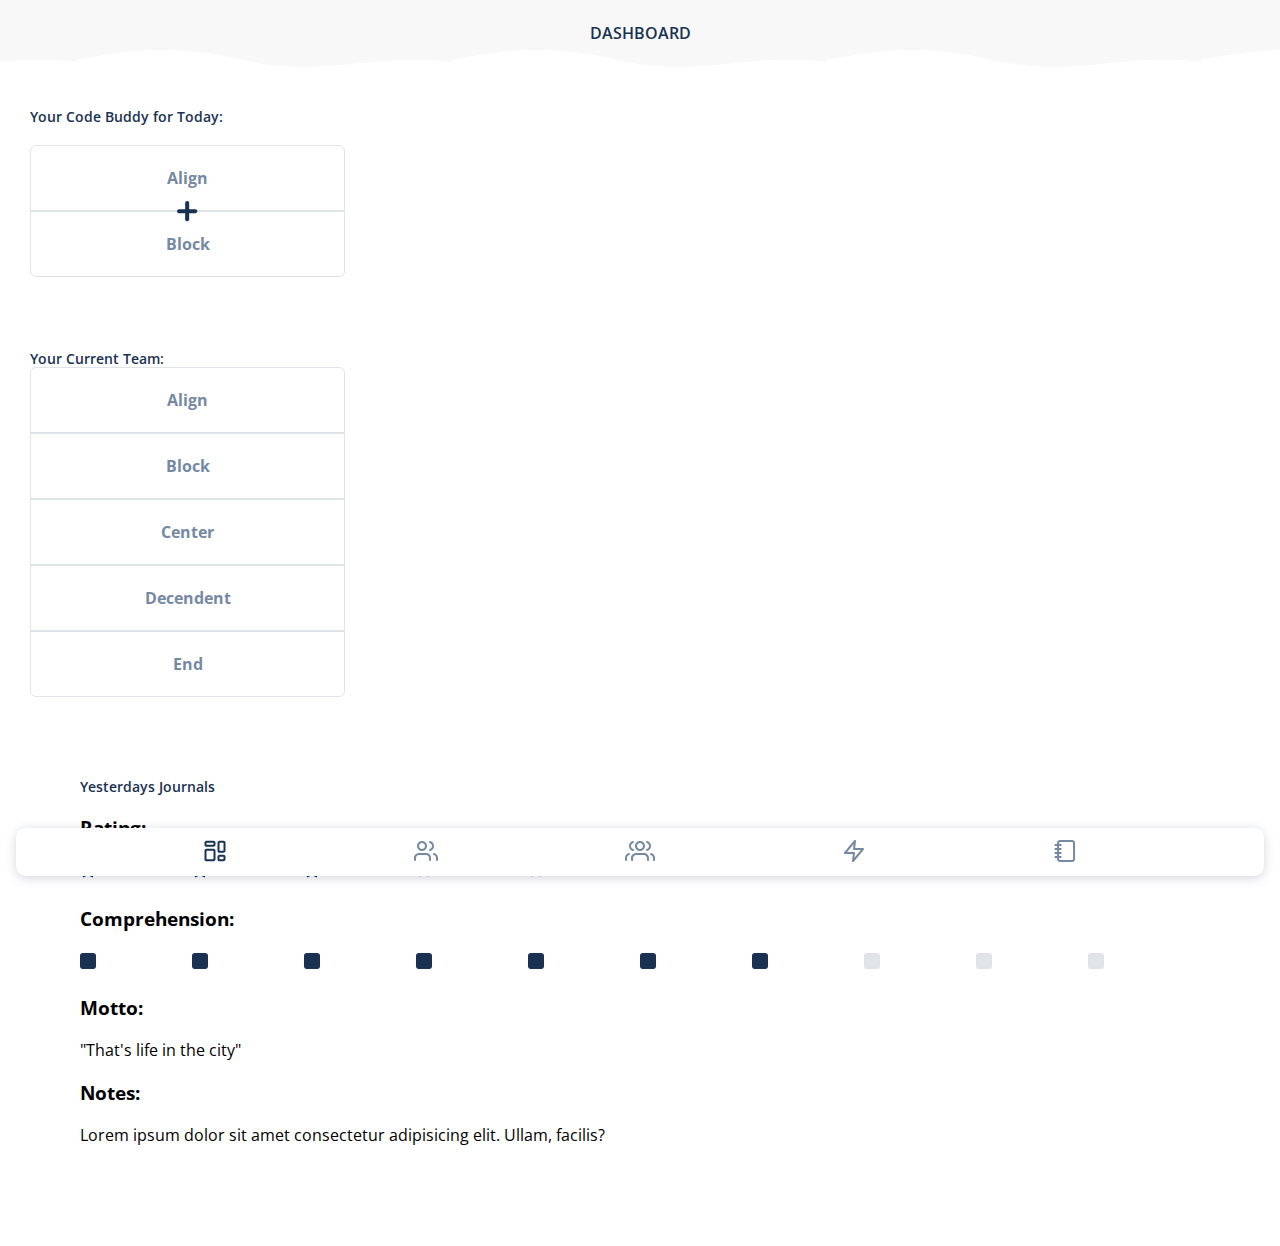
<file: src/index.html>
<!DOCTYPE html>
<html lang="en">
  <head>
    <meta charset="UTF-8" />
    <meta http-equiv="X-UA-Compatible" content="IE=edge" />
    <meta name="viewport" content="width=device-width, initial-scale=1.0" />

    <link rel="preconnect" href="https://fonts.googleapis.com" />
    <link rel="preconnect" href="https://fonts.gstatic.com" crossorigin />
    <link
      href="https://fonts.googleapis.com/css2?family=Open+Sans:wght@400;600;700&display=swap"
      rel="stylesheet"
    />

    <link rel="stylesheet" href= "./css/styles.css"/>
    <title>Dashboard</title>
  </head>

  <body>
    <header>
      <h1>DASHBOARD</h1>
    </header>

    <main>
        <h2 class="dashboard__header">Your Code Buddy for Today:</h2>
        <section class="small-flexbox">
          <p class="members m1">Align</p>
          <svg
            class="small-flexbox__plus"
            width="21"
            height="21"
            viewBox="0 0 21 21"
            fill="none"
            xmlns="http://www.w3.org/2000/svg"
          >
            <path
              d="M10.1667 0C11.221 0 12.0848 0.815878 12.1612 1.85074L12.1667 2V8.16567L18.3333 8.16667C19.4379 8.16667 20.3333 9.0621 20.3333 10.1667C20.3333 11.221 19.5175 12.0848 18.4826 12.1612L18.3333 12.1667L12.1667 12.1657V18.3333C12.1667 19.4379 11.2712 20.3333 10.1667 20.3333C9.1123 20.3333 8.2485 19.5175 8.17215 18.4826L8.16667 18.3333V12.1657L2 12.1667C0.89543 12.1667 0 11.2712 0 10.1667C0 9.1123 0.815878 8.2485 1.85074 8.17215L2 8.16667L8.16667 8.16567V2C8.16667 0.89543 9.0621 0 10.1667 0Z"
              fill="#193251"
            />
          </svg>
          <p class="members m5">Block</p>
        </section>

<section class="large-flexbox">
  <h2 class="large-flexbox__header">Your Current Team:</h2>
  <p class="members m1">Align</p>
  <p class="members m2">Block</p>
  <p class="members m3">Center</p>
  <p class="members m4">Decendent</p>
  <p class="members m5">End</p>
</section>
<article class="rating__block--content">
  <h2>Yesterdays Journals</h2>
  <h3>Rating:</h3>
  <div class="rating__block--grid">
    <div>
      <svg
        width="1em"
        height="24"
        viewBox="0 0 25 24"
        fill="none"
        xmlns="http://www.w3.org/2000/svg"
      >
        <path
          fill-rule="evenodd"
          clip-rule="evenodd"
          d="M8.23458 7.2288L0.825543 8.30177L0.71598 8.32379C0.00767595 8.50741 -0.252463 9.41029 0.291856 9.93924L5.65288 15.1498L4.38762 22.5059L4.37507 22.6116C4.32751 23.3425 5.11049 23.8714 5.78483 23.5179L12.4119 20.0448L19.039 23.5179L19.136 23.5625C19.8185 23.8334 20.565 23.2545 20.4362 22.5059L19.17 15.1498L24.532 9.93924L24.6076 9.85723C25.0724 9.29362 24.7505 8.41074 23.9983 8.30177L16.5883 7.2288L13.2754 0.535137C12.9222 -0.178379 11.9016 -0.178379 11.5484 0.535137L8.23458 7.2288Z"
          fill="#193251"
        />
      </svg>
    </div>
    <div>
      <svg
        width="1em"
        height="24"
        viewBox="0 0 25 24"
        fill="none"
        xmlns="http://www.w3.org/2000/svg"
      >
        <path
          fill-rule="evenodd"
          clip-rule="evenodd"
          d="M8.23458 7.2288L0.825543 8.30177L0.71598 8.32379C0.00767595 8.50741 -0.252463 9.41029 0.291856 9.93924L5.65288 15.1498L4.38762 22.5059L4.37507 22.6116C4.32751 23.3425 5.11049 23.8714 5.78483 23.5179L12.4119 20.0448L19.039 23.5179L19.136 23.5625C19.8185 23.8334 20.565 23.2545 20.4362 22.5059L19.17 15.1498L24.532 9.93924L24.6076 9.85723C25.0724 9.29362 24.7505 8.41074 23.9983 8.30177L16.5883 7.2288L13.2754 0.535137C12.9222 -0.178379 11.9016 -0.178379 11.5484 0.535137L8.23458 7.2288Z"
          fill="#193251"
        />
      </svg>
    </div>
    <div>
      <svg
        width="1em"
        height="24"
        viewBox="0 0 25 24"
        fill="none"
        xmlns="http://www.w3.org/2000/svg"
      >
        <path
          fill-rule="evenodd"
          clip-rule="evenodd"
          d="M8.23458 7.2288L0.825543 8.30177L0.71598 8.32379C0.00767595 8.50741 -0.252463 9.41029 0.291856 9.93924L5.65288 15.1498L4.38762 22.5059L4.37507 22.6116C4.32751 23.3425 5.11049 23.8714 5.78483 23.5179L12.4119 20.0448L19.039 23.5179L19.136 23.5625C19.8185 23.8334 20.565 23.2545 20.4362 22.5059L19.17 15.1498L24.532 9.93924L24.6076 9.85723C25.0724 9.29362 24.7505 8.41074 23.9983 8.30177L16.5883 7.2288L13.2754 0.535137C12.9222 -0.178379 11.9016 -0.178379 11.5484 0.535137L8.23458 7.2288Z"
          fill="#193251"
        />
      </svg>
    </div>
    <div>
      <svg
        width="1em"
        height="24"
        viewBox="0 0 25 24"
        fill="none"
        xmlns="http://www.w3.org/2000/svg"
      >
        <path
          fill-rule="evenodd"
          clip-rule="evenodd"
          d="M8.23458 7.2288L0.825543 8.30177L0.71598 8.32379C0.00767595 8.50741 -0.252463 9.41029 0.291856 9.93924L5.65288 15.1498L4.38762 22.5059L4.37507 22.6116C4.32751 23.3425 5.11049 23.8714 5.78483 23.5179L12.4119 20.0448L19.039 23.5179L19.136 23.5625C19.8185 23.8334 20.565 23.2545 20.4362 22.5059L19.17 15.1498L24.532 9.93924L24.6076 9.85723C25.0724 9.29362 24.7505 8.41074 23.9983 8.30177L16.5883 7.2288L13.2754 0.535137C12.9222 -0.178379 11.9016 -0.178379 11.5484 0.535137L8.23458 7.2288Z"
          fill="#E0E4E8"
        />
      </svg>
    </div>
    <div>
      <svg
        width="1em"
        height="24"
        viewBox="0 0 25 24"
        fill="none"
        xmlns="http://www.w3.org/2000/svg"
      >
        <path
          fill-rule="evenodd"
          clip-rule="evenodd"
          d="M8.23458 7.2288L0.825543 8.30177L0.71598 8.32379C0.00767595 8.50741 -0.252463 9.41029 0.291856 9.93924L5.65288 15.1498L4.38762 22.5059L4.37507 22.6116C4.32751 23.3425 5.11049 23.8714 5.78483 23.5179L12.4119 20.0448L19.039 23.5179L19.136 23.5625C19.8185 23.8334 20.565 23.2545 20.4362 22.5059L19.17 15.1498L24.532 9.93924L24.6076 9.85723C25.0724 9.29362 24.7505 8.41074 23.9983 8.30177L16.5883 7.2288L13.2754 0.535137C12.9222 -0.178379 11.9016 -0.178379 11.5484 0.535137L8.23458 7.2288Z"
          fill="#E0E4E8"
        />
      </svg>
    </div>
  </div>
  <h3>Comprehension:</h3>
  <div class="rating__block--grid">
    <div>
      <svg
        width="1em"
        height="22"
        viewBox="0 0 22 22"
        fill="none"
        xmlns="http://www.w3.org/2000/svg"
      >
        <rect
          y="22"
          width="22"
          height="22"
          rx="4"
          transform="rotate(-90 0 22)"
          fill="#193251"
        />
      </svg>
    </div>
    <div>
      <svg
        width="1em"
        height="22"
        viewBox="0 0 22 22"
        fill="none"
        xmlns="http://www.w3.org/2000/svg"
      >
        <rect
          y="22"
          width="22"
          height="22"
          rx="4"
          transform="rotate(-90 0 22)"
          fill="#193251"
        />
      </svg>
    </div>
    <div>
      <svg
        width="1em"
        height="22"
        viewBox="0 0 22 22"
        fill="none"
        xmlns="http://www.w3.org/2000/svg"
      >
        <rect
          y="22"
          width="22"
          height="22"
          rx="4"
          transform="rotate(-90 0 22)"
          fill="#193251"
        />
      </svg>
    </div>
    <div>
      <svg
        width="1em"
        height="22"
        viewBox="0 0 22 22"
        fill="none"
        xmlns="http://www.w3.org/2000/svg"
      >
        <rect
          y="22"
          width="22"
          height="22"
          rx="4"
          transform="rotate(-90 0 22)"
          fill="#193251"
        />
      </svg>
    </div>
    <div>
      <svg
        width="1em"
        height="22"
        viewBox="0 0 22 22"
        fill="none"
        xmlns="http://www.w3.org/2000/svg"
      >
        <rect
          y="22"
          width="22"
          height="22"
          rx="4"
          transform="rotate(-90 0 22)"
          fill="#193251"
        />
      </svg>
    </div>
    <div>
      <svg
        width="1em"
        height="22"
        viewBox="0 0 22 22"
        fill="none"
        xmlns="http://www.w3.org/2000/svg"
      >
        <rect
          y="22"
          width="22"
          height="22"
          rx="4"
          transform="rotate(-90 0 22)"
          fill="#193251"
        />
      </svg>
    </div>
    <div>
      <svg
        width="1em"
        height="22"
        viewBox="0 0 22 22"
        fill="none"
        xmlns="http://www.w3.org/2000/svg"
      >
        <rect
          y="22"
          width="22"
          height="22"
          rx="4"
          transform="rotate(-90 0 22)"
          fill="#193251"
        />
      </svg>
    </div>
    <div>
      <svg
        width="1em"
        height="22"
        viewBox="0 0 22 22"
        fill="none"
        xmlns="http://www.w3.org/2000/svg"
      >
        <rect
          y="22"
          width="22"
          height="22"
          rx="4"
          transform="rotate(-90 0 22)"
          fill="#E0E4E8"
        />
      </svg>
    </div>
    <div>
      <svg
        width="1em"
        height="22"
        viewBox="0 0 22 22"
        fill="none"
        xmlns="http://www.w3.org/2000/svg"
      >
        <rect
          y="22"
          width="22"
          height="22"
          rx="4"
          transform="rotate(-90 0 22)"
          fill="#E0E4E8"
        />
      </svg>
    </div>
    <div>
      <svg
        width="1em"
        height="22"
        viewBox="0 0 22 22"
        fill="none"
        xmlns="http://www.w3.org/2000/svg"
      >
        <rect
          y="22"
          width="22"
          height="22"
          rx="4"
          transform="rotate(-90 0 22)"
          fill="#E0E4E8"
        />
      </svg>
    </div>
  </div>
  <h3>Motto:</h3>
  <p>"That's life in the city"</p>
  <h3>Notes:</h3>
  <p>
    Lorem ipsum dolor sit amet consectetur adipisicing elit. Ullam,
    facilis?
  </p>
</article>

    </main>

    <footer class="footer-index">
      <a href="/src/index.html" class="active">
        <svg
          class="active"
          width="24"
          height="24"
          viewBox="0 0 24 24"
          fill="none"
          xmlns="http://www.w3.org/2000/svg"
        >
          <path
            fill-rule="currentColor"
            d="M10.5 9.75C11.5544 9.75 12.4182 10.5659 12.4945 11.6007L12.5 11.75V20.25C12.5 21.3044 11.6841 22.1682 10.6493 22.2445L10.5 22.25H3.5C2.44564 22.25 1.58183 21.4341 1.50549 20.3993L1.5 20.25V11.75C1.5 10.6956 2.31588 9.83183 3.35074 9.75549L3.5 9.75H10.5ZM20.5 15.75C21.5544 15.75 22.4182 16.5659 22.4945 17.6007L22.5 17.75V20.25C22.5 21.3044 21.6841 22.1682 20.6493 22.2445L20.5 22.25H16.5C15.4456 22.25 14.5818 21.4341 14.5055 20.3993L14.5 20.25V17.75C14.5 16.6956 15.3159 15.8318 16.3507 15.7555L16.5 15.75H20.5ZM10.5 11.75H3.5V20.25H10.5V11.75ZM20.5 17.75H16.5V20.25H20.5V17.75ZM20.5 1.75C21.5544 1.75 22.4182 2.56588 22.4945 3.60074L22.5 3.75V11.75C22.5 12.8044 21.6841 13.6682 20.6493 13.7445L20.5 13.75H16.5C15.4456 13.75 14.5818 12.9341 14.5055 11.8993L14.5 11.75V3.75C14.5 2.69564 15.3159 1.83183 16.3507 1.75549L16.5 1.75H20.5ZM20.5 3.75H16.5V11.75H20.5V3.75ZM10.5 1.75C11.5544 1.75 12.4182 2.56588 12.4945 3.60074L12.5 3.75V5.75C12.5 6.80436 11.6841 7.66817 10.6493 7.74451L10.5 7.75H3.5C2.44564 7.75 1.58183 6.93412 1.50549 5.89926L1.5 5.75V3.75C1.5 2.69564 2.31588 1.83183 3.35074 1.75549L3.5 1.75H10.5ZM10.5 3.75H3.5V5.75H10.5V3.75Z"
          />
        </svg>
      </a>
      <a href="/src/buddys.html">
        <svg
          class="not-active"
          width="24"
          height="24"
          viewBox="0 0 24 24"
          fill="none"
          xmlns="http://www.w3.org/2000/svg"
        >
          <path
            d="M12 14.0002C14.6888 14.0002 16.8818 16.1226 16.9954 18.7834L17 19.0002V21.0002C17 21.5525 16.5523 22.0002 16 22.0002C15.4872 22.0002 15.0645 21.6142 15.0067 21.1169L15 21.0002V19.0002C15 17.4026 13.7511 16.0966 12.1763 16.0053L12 16.0002H5C3.40232 16.0002 2.09634 17.2492 2.00509 18.824L2 19.0002V21.0002C2 21.5525 1.55228 22.0002 1 22.0002C0.487164 22.0002 0.0644928 21.6142 0.00672773 21.1169L0 21.0002V19.0002C0 16.3115 2.12231 14.1184 4.78311 14.0049L5 14.0002H12ZM20.2552 14.0334C22.3885 14.5964 23.8951 16.508 23.9947 18.7255L24 18.956V21.0002C24 21.5525 23.5523 22.0002 23 22.0002C22.4872 22.0002 22.0645 21.6142 22.0067 21.1169L22 21.0002V18.9567C21.999 17.544 21.0679 16.3163 19.7448 15.9671C19.2108 15.8262 18.8922 15.2791 19.0331 14.7451C19.174 14.2111 19.7212 13.8924 20.2552 14.0334ZM8 2.00025C10.7614 2.00025 13 4.23882 13 7.00025C13 9.76167 10.7614 12.0002 8 12.0002C5.23858 12.0002 3 9.76167 3 7.00025C3 4.23882 5.23858 2.00025 8 2.00025ZM16.2562 2.03361C18.4649 2.61892 20 4.66566 20 7.00025C20 9.33483 18.4649 11.3816 16.2562 11.9669C15.7223 12.1084 15.1748 11.7903 15.0334 11.2564C14.8919 10.7225 15.21 10.1751 15.7439 10.0336C17.0657 9.68334 18 8.43755 18 7.00025C18 5.56294 17.0657 4.31715 15.7439 3.96688C15.21 3.82542 14.8919 3.27796 15.0334 2.7441C15.1748 2.21024 15.7223 1.89214 16.2562 2.03361ZM8 4.00025C6.34315 4.00025 5 5.34339 5 7.00025C5 8.6571 6.34315 10.0002 8 10.0002C9.65685 10.0002 11 8.6571 11 7.00025C11 5.34339 9.65685 4.00025 8 4.00025Z"
          />
        </svg>
      </a>
      <a href="/src/teams.html">
        <svg
          class="not-active"
          width="30"
          height="24"
          viewBox="0 0 30 24"
          fill="none"
          xmlns="http://www.w3.org/2000/svg"
        >
          <path
            d="M18.7059 14.0002C21.5528 14.0002 23.8749 16.1226 23.9951 18.7834L24 19.0002V21.0002C24 21.5525 23.5259 22.0002 22.9412 22.0002C22.3982 22.0002 21.9506 21.6142 21.8895 21.1169L21.8824 21.0002V19.0002C21.8824 17.4026 20.56 16.0966 18.8925 16.0053L18.7059 16.0002H11.2941C9.60246 16.0002 8.21965 17.2492 8.12304 18.824L8.11765 19.0002V21.0002C8.11765 21.5525 7.6436 22.0002 7.05882 22.0002C6.51582 22.0002 6.06829 21.6142 6.00712 21.1169L6 21.0002V19.0002C6 16.3115 8.24715 14.1184 11.0645 14.0049L11.2941 14.0002H18.7059ZM3.74482 14.0334C4.27882 13.8924 4.82596 14.2111 4.96689 14.7451C5.10783 15.2791 4.78918 15.8262 4.25518 15.9671C2.98959 16.3012 2.08273 17.4389 2.00536 18.7735L2 18.9567L2 21.0002L1.99327 21.1169C1.93551 21.6142 1.51284 22.0002 1 22.0002C0.487164 22.0002 0.0644928 21.6142 0.00672773 21.1169L0 21.0002V18.956L0.00525209 18.7255C0.104851 16.508 1.61151 14.5964 3.74482 14.0334ZM26.2554 14.0334C28.3887 14.5964 29.8954 16.508 29.995 18.7255L30.0002 18.956V21.0002C30.0002 21.5525 29.5525 22.0002 29.0002 22.0002C28.4874 22.0002 28.0647 21.6142 28.007 21.1169L28.0002 21.0002V18.9567C27.9992 17.544 27.0682 16.3163 25.7451 15.9671C25.2111 15.8262 24.8924 15.2791 25.0334 14.7451C25.1743 14.2111 25.7214 13.8924 26.2554 14.0334ZM15.0002 2.00025C17.7617 2.00025 20.0002 4.23882 20.0002 7.00025C20.0002 9.76167 17.7617 12.0002 15.0002 12.0002C12.2388 12.0002 10.0002 9.76167 10.0002 7.00025C10.0002 4.23882 12.2388 2.00025 15.0002 2.00025ZM7.74385 2.03361C8.27771 1.89214 8.82517 2.21024 8.96664 2.7441C9.1081 3.27796 8.79001 3.82542 8.25615 3.96688C6.93434 4.31715 6 5.56294 6 7.00025C6 8.43755 6.93434 9.68334 8.25615 10.0336C8.79001 10.1751 9.1081 10.7225 8.96664 11.2564C8.82517 11.7903 8.27771 12.1084 7.74385 11.9669C5.53506 11.3816 4 9.33483 4 7.00025C4 4.66566 5.53506 2.61892 7.74385 2.03361ZM22.2564 2.03361C24.4652 2.61892 26.0002 4.66566 26.0002 7.00025C26.0002 9.33483 24.4652 11.3816 22.2564 11.9669C21.7225 12.1084 21.1751 11.7903 21.0336 11.2564C20.8921 10.7225 21.2102 10.1751 21.7441 10.0336C23.0659 9.68334 24.0002 8.43755 24.0002 7.00025C24.0002 5.56294 23.0659 4.31715 21.7441 3.96688C21.2102 3.82542 20.8921 3.27796 21.0336 2.7441C21.1751 2.21024 21.7225 1.89214 22.2564 2.03361ZM15.0002 4.00025C13.3434 4.00025 12.0002 5.34339 12.0002 7.00025C12.0002 8.6571 13.3434 10.0002 15.0002 10.0002C16.6571 10.0002 18.0002 8.6571 18.0002 7.00025C18.0002 5.34339 16.6571 4.00025 15.0002 4.00025Z"
          />
        </svg>
      </a>
      <a href="/src/energy.html">
        <svg
          class="not-active"
          width="24"
          height="24"
          viewBox="0 0 24 24"
          fill="none"
          xmlns="http://www.w3.org/2000/svg"
        >
          <path
            d="M2.23369 13.3631L2.16585 13.4538C1.73382 14.1022 2.19261 15.0032 3.00191 15.0032H10.8679L10.0096 21.8792C9.88578 22.87 11.1309 23.4105 11.7701 22.6434L21.7701 10.6434L21.838 10.5526C22.27 9.90424 21.8112 9.00324 21.0019 9.00324H13.1349L13.9942 2.12727C14.118 1.13644 12.8729 0.59595 12.2337 1.36305L2.23369 13.3631ZM11.5859 5.26424L11.0096 9.8792L11.0018 9.99751C10.9977 10.544 11.4405 11.0032 12.0019 11.0032H18.8659L12.4169 18.7412L12.9942 14.1273L13.002 14.009C13.0061 13.4625 12.5633 13.0032 12.0019 13.0032H5.13691L11.5859 5.26424Z"
          />
        </svg>
      </a>
      <a href="/src/journal.html">
        <svg
          class="not-active"
          width="24"
          height="24"
          viewBox="0 0 24 24"
          fill="none"
          xmlns="http://www.w3.org/2000/svg"
        >
          <path
            d="M19.0714 1C20.6691 1 21.9751 2.24892 22.0663 3.82373L22.0714 4V20C22.0714 21.5977 20.8225 22.9037 19.2477 22.9949L19.0714 23H7.07143C5.47375 23 4.16777 21.7511 4.07652 20.1763L4.07143 20L4.071 19H2.5C1.94772 19 1.5 18.5523 1.5 18C1.5 17.4872 1.88604 17.0645 2.38338 17.0067L2.5 17H4.071V15H2.5C1.94772 15 1.5 14.5523 1.5 14C1.5 13.4872 1.88604 13.0645 2.38338 13.0067L2.5 13H4.071V11H2.5C1.94772 11 1.5 10.5523 1.5 10C1.5 9.48716 1.88604 9.06449 2.38338 9.00673L2.5 9H4.071V7H2.5C1.94772 7 1.5 6.55228 1.5 6C1.5 5.48716 1.88604 5.06449 2.38338 5.00673L2.5 5H4.071L4.07143 4C4.07143 2.40232 5.32035 1.09634 6.89516 1.00509L7.07143 1H19.0714ZM19.0714 3H7.07143C6.55859 3 6.13592 3.38604 6.07816 3.88338L6.07143 4L6.071 5H7.64286C8.19514 5 8.64286 5.44772 8.64286 6C8.64286 6.51284 8.25682 6.93551 7.75948 6.99327L7.64286 7H6.071V9H7.64286C8.19514 9 8.64286 9.44772 8.64286 10C8.64286 10.5128 8.25682 10.9355 7.75948 10.9933L7.64286 11H6.071V13H7.64286C8.19514 13 8.64286 13.4477 8.64286 14C8.64286 14.5128 8.25682 14.9355 7.75948 14.9933L7.64286 15H6.071V17H7.64286C8.19514 17 8.64286 17.4477 8.64286 18C8.64286 18.5128 8.25682 18.9355 7.75948 18.9933L7.64286 19H6.071L6.07143 20C6.07143 20.5128 6.45747 20.9355 6.95481 20.9933L7.07143 21H19.0714C19.5843 21 20.0069 20.614 20.0647 20.1166L20.0714 20V4C20.0714 3.48716 19.6854 3.06449 19.188 3.00673L19.0714 3Z"
          />
        </svg>
      </a>
    </footer>
  </body>
</html>
</file>
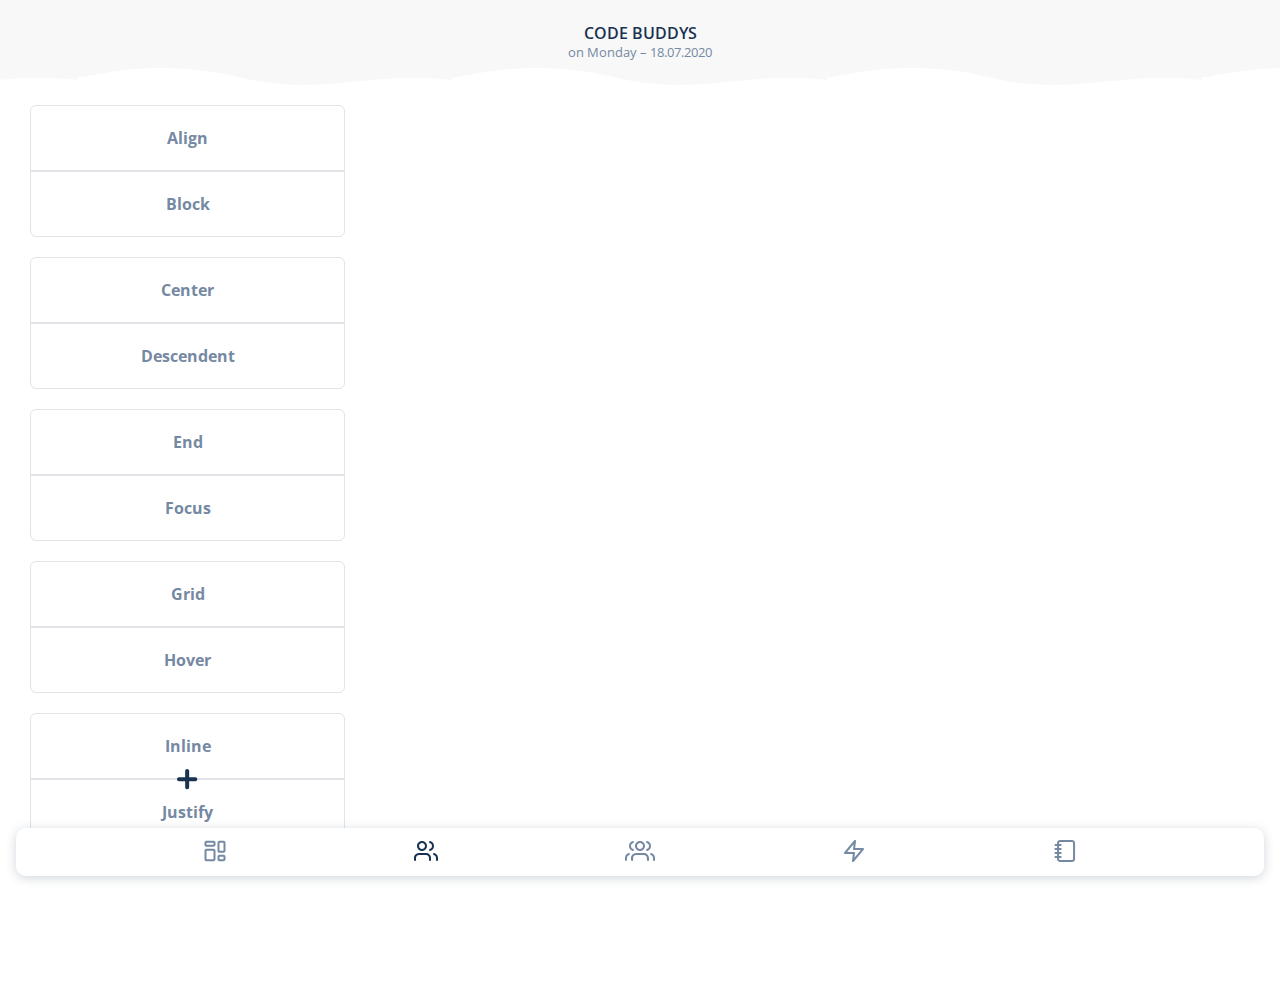
<file: src/buddys.html>
<!DOCTYPE html>
<html lang="en">
  <head>
    <meta charset="UTF-8" />
    <meta http-equiv="X-UA-Compatible" content="IE=edge" />
    <meta name="viewport" content="width=device-width, initial-scale=1.0" />

    <link rel="preconnect" href="https://fonts.googleapis.com" />
    <link rel="preconnect" href="https://fonts.gstatic.com" crossorigin />
    <link
      href="https://fonts.googleapis.com/css2?family=Open+Sans:wght@400;600;700&display=swap"
      rel="stylesheet"
    />

    <link rel="stylesheet" href="./css/styles.css" />
    <script src="./javascript/buddys.js" defer></script>
    <title>Buddys</title>
  </head>

  <body>
    <header>
      <h1>CODE BUDDYS</h1>
      <p class="header-label">on Monday – 18.07.2020</p>
    </header>
    <body>
      <main>
        <svg
          id="plusSign"
          class="small-flexbox__plus"
          width="21"
          height="21"
          viewBox="0 0 21 21"
          fill="none"
          xmlns="http://www.w3.org/2000/svg"
        >
          <path
            d="M10.1667 0C11.221 0 12.0848 0.815878 12.1612 1.85074L12.1667 2V8.16567L18.3333 8.16667C19.4379 8.16667 20.3333 9.0621 20.3333 10.1667C20.3333 11.221 19.5175 12.0848 18.4826 12.1612L18.3333 12.1667L12.1667 12.1657V18.3333C12.1667 19.4379 11.2712 20.3333 10.1667 20.3333C9.1123 20.3333 8.2485 19.5175 8.17215 18.4826L8.16667 18.3333V12.1657L2 12.1667C0.89543 12.1667 0 11.2712 0 10.1667C0 9.1123 0.815878 8.2485 1.85074 8.17215L2 8.16667L8.16667 8.16567V2C8.16667 0.89543 9.0621 0 10.1667 0Z"
            fill="#193251"
          />
        </svg>
      </main>
    </body>

    <footer class="footer-teams">
      <!--Gibt es diese Klasse?-->
      <a href="/src/index.html" class="active">
        <svg
          class="not-active"
          width="24"
          height="24"
          viewBox="0 0 24 24"
          fill="none"
          xmlns="http://www.w3.org/2000/svg"
        >
          <path
            fill-rule="currentColor"
            d="M10.5 9.75C11.5544 9.75 12.4182 10.5659 12.4945 11.6007L12.5 11.75V20.25C12.5 21.3044 11.6841 22.1682 10.6493 22.2445L10.5 22.25H3.5C2.44564 22.25 1.58183 21.4341 1.50549 20.3993L1.5 20.25V11.75C1.5 10.6956 2.31588 9.83183 3.35074 9.75549L3.5 9.75H10.5ZM20.5 15.75C21.5544 15.75 22.4182 16.5659 22.4945 17.6007L22.5 17.75V20.25C22.5 21.3044 21.6841 22.1682 20.6493 22.2445L20.5 22.25H16.5C15.4456 22.25 14.5818 21.4341 14.5055 20.3993L14.5 20.25V17.75C14.5 16.6956 15.3159 15.8318 16.3507 15.7555L16.5 15.75H20.5ZM10.5 11.75H3.5V20.25H10.5V11.75ZM20.5 17.75H16.5V20.25H20.5V17.75ZM20.5 1.75C21.5544 1.75 22.4182 2.56588 22.4945 3.60074L22.5 3.75V11.75C22.5 12.8044 21.6841 13.6682 20.6493 13.7445L20.5 13.75H16.5C15.4456 13.75 14.5818 12.9341 14.5055 11.8993L14.5 11.75V3.75C14.5 2.69564 15.3159 1.83183 16.3507 1.75549L16.5 1.75H20.5ZM20.5 3.75H16.5V11.75H20.5V3.75ZM10.5 1.75C11.5544 1.75 12.4182 2.56588 12.4945 3.60074L12.5 3.75V5.75C12.5 6.80436 11.6841 7.66817 10.6493 7.74451L10.5 7.75H3.5C2.44564 7.75 1.58183 6.93412 1.50549 5.89926L1.5 5.75V3.75C1.5 2.69564 2.31588 1.83183 3.35074 1.75549L3.5 1.75H10.5ZM10.5 3.75H3.5V5.75H10.5V3.75Z"
          />
        </svg>
      </a>
      <a href="/src/buddys.html">
        <svg
          class="active"
          width="24"
          height="24"
          viewBox="0 0 24 24"
          fill="none"
          xmlns="http://www.w3.org/2000/svg"
        >
          <path
            d="M12 14.0002C14.6888 14.0002 16.8818 16.1226 16.9954 18.7834L17 19.0002V21.0002C17 21.5525 16.5523 22.0002 16 22.0002C15.4872 22.0002 15.0645 21.6142 15.0067 21.1169L15 21.0002V19.0002C15 17.4026 13.7511 16.0966 12.1763 16.0053L12 16.0002H5C3.40232 16.0002 2.09634 17.2492 2.00509 18.824L2 19.0002V21.0002C2 21.5525 1.55228 22.0002 1 22.0002C0.487164 22.0002 0.0644928 21.6142 0.00672773 21.1169L0 21.0002V19.0002C0 16.3115 2.12231 14.1184 4.78311 14.0049L5 14.0002H12ZM20.2552 14.0334C22.3885 14.5964 23.8951 16.508 23.9947 18.7255L24 18.956V21.0002C24 21.5525 23.5523 22.0002 23 22.0002C22.4872 22.0002 22.0645 21.6142 22.0067 21.1169L22 21.0002V18.9567C21.999 17.544 21.0679 16.3163 19.7448 15.9671C19.2108 15.8262 18.8922 15.2791 19.0331 14.7451C19.174 14.2111 19.7212 13.8924 20.2552 14.0334ZM8 2.00025C10.7614 2.00025 13 4.23882 13 7.00025C13 9.76167 10.7614 12.0002 8 12.0002C5.23858 12.0002 3 9.76167 3 7.00025C3 4.23882 5.23858 2.00025 8 2.00025ZM16.2562 2.03361C18.4649 2.61892 20 4.66566 20 7.00025C20 9.33483 18.4649 11.3816 16.2562 11.9669C15.7223 12.1084 15.1748 11.7903 15.0334 11.2564C14.8919 10.7225 15.21 10.1751 15.7439 10.0336C17.0657 9.68334 18 8.43755 18 7.00025C18 5.56294 17.0657 4.31715 15.7439 3.96688C15.21 3.82542 14.8919 3.27796 15.0334 2.7441C15.1748 2.21024 15.7223 1.89214 16.2562 2.03361ZM8 4.00025C6.34315 4.00025 5 5.34339 5 7.00025C5 8.6571 6.34315 10.0002 8 10.0002C9.65685 10.0002 11 8.6571 11 7.00025C11 5.34339 9.65685 4.00025 8 4.00025Z"
          />
        </svg>
      </a>
      <a href="/src/teams.html">
        <svg
          class="not-active"
          width="30"
          height="24"
          viewBox="0 0 30 24"
          fill="none"
          xmlns="http://www.w3.org/2000/svg"
        >
          <path
            d="M18.7059 14.0002C21.5528 14.0002 23.8749 16.1226 23.9951 18.7834L24 19.0002V21.0002C24 21.5525 23.5259 22.0002 22.9412 22.0002C22.3982 22.0002 21.9506 21.6142 21.8895 21.1169L21.8824 21.0002V19.0002C21.8824 17.4026 20.56 16.0966 18.8925 16.0053L18.7059 16.0002H11.2941C9.60246 16.0002 8.21965 17.2492 8.12304 18.824L8.11765 19.0002V21.0002C8.11765 21.5525 7.6436 22.0002 7.05882 22.0002C6.51582 22.0002 6.06829 21.6142 6.00712 21.1169L6 21.0002V19.0002C6 16.3115 8.24715 14.1184 11.0645 14.0049L11.2941 14.0002H18.7059ZM3.74482 14.0334C4.27882 13.8924 4.82596 14.2111 4.96689 14.7451C5.10783 15.2791 4.78918 15.8262 4.25518 15.9671C2.98959 16.3012 2.08273 17.4389 2.00536 18.7735L2 18.9567L2 21.0002L1.99327 21.1169C1.93551 21.6142 1.51284 22.0002 1 22.0002C0.487164 22.0002 0.0644928 21.6142 0.00672773 21.1169L0 21.0002V18.956L0.00525209 18.7255C0.104851 16.508 1.61151 14.5964 3.74482 14.0334ZM26.2554 14.0334C28.3887 14.5964 29.8954 16.508 29.995 18.7255L30.0002 18.956V21.0002C30.0002 21.5525 29.5525 22.0002 29.0002 22.0002C28.4874 22.0002 28.0647 21.6142 28.007 21.1169L28.0002 21.0002V18.9567C27.9992 17.544 27.0682 16.3163 25.7451 15.9671C25.2111 15.8262 24.8924 15.2791 25.0334 14.7451C25.1743 14.2111 25.7214 13.8924 26.2554 14.0334ZM15.0002 2.00025C17.7617 2.00025 20.0002 4.23882 20.0002 7.00025C20.0002 9.76167 17.7617 12.0002 15.0002 12.0002C12.2388 12.0002 10.0002 9.76167 10.0002 7.00025C10.0002 4.23882 12.2388 2.00025 15.0002 2.00025ZM7.74385 2.03361C8.27771 1.89214 8.82517 2.21024 8.96664 2.7441C9.1081 3.27796 8.79001 3.82542 8.25615 3.96688C6.93434 4.31715 6 5.56294 6 7.00025C6 8.43755 6.93434 9.68334 8.25615 10.0336C8.79001 10.1751 9.1081 10.7225 8.96664 11.2564C8.82517 11.7903 8.27771 12.1084 7.74385 11.9669C5.53506 11.3816 4 9.33483 4 7.00025C4 4.66566 5.53506 2.61892 7.74385 2.03361ZM22.2564 2.03361C24.4652 2.61892 26.0002 4.66566 26.0002 7.00025C26.0002 9.33483 24.4652 11.3816 22.2564 11.9669C21.7225 12.1084 21.1751 11.7903 21.0336 11.2564C20.8921 10.7225 21.2102 10.1751 21.7441 10.0336C23.0659 9.68334 24.0002 8.43755 24.0002 7.00025C24.0002 5.56294 23.0659 4.31715 21.7441 3.96688C21.2102 3.82542 20.8921 3.27796 21.0336 2.7441C21.1751 2.21024 21.7225 1.89214 22.2564 2.03361ZM15.0002 4.00025C13.3434 4.00025 12.0002 5.34339 12.0002 7.00025C12.0002 8.6571 13.3434 10.0002 15.0002 10.0002C16.6571 10.0002 18.0002 8.6571 18.0002 7.00025C18.0002 5.34339 16.6571 4.00025 15.0002 4.00025Z"
          />
        </svg>
      </a>
      <a href="/src/energy.html">
        <svg
          class="not-active"
          width="24"
          height="24"
          viewBox="0 0 24 24"
          fill="none"
          xmlns="http://www.w3.org/2000/svg"
        >
          <path
            d="M2.23369 13.3631L2.16585 13.4538C1.73382 14.1022 2.19261 15.0032 3.00191 15.0032H10.8679L10.0096 21.8792C9.88578 22.87 11.1309 23.4105 11.7701 22.6434L21.7701 10.6434L21.838 10.5526C22.27 9.90424 21.8112 9.00324 21.0019 9.00324H13.1349L13.9942 2.12727C14.118 1.13644 12.8729 0.59595 12.2337 1.36305L2.23369 13.3631ZM11.5859 5.26424L11.0096 9.8792L11.0018 9.99751C10.9977 10.544 11.4405 11.0032 12.0019 11.0032H18.8659L12.4169 18.7412L12.9942 14.1273L13.002 14.009C13.0061 13.4625 12.5633 13.0032 12.0019 13.0032H5.13691L11.5859 5.26424Z"
          />
        </svg>
      </a>
      <a href="/src/journal.html">
        <svg
          class="not-active"
          width="24"
          height="24"
          viewBox="0 0 24 24"
          fill="none"
          xmlns="http://www.w3.org/2000/svg"
        >
          <path
            d="M19.0714 1C20.6691 1 21.9751 2.24892 22.0663 3.82373L22.0714 4V20C22.0714 21.5977 20.8225 22.9037 19.2477 22.9949L19.0714 23H7.07143C5.47375 23 4.16777 21.7511 4.07652 20.1763L4.07143 20L4.071 19H2.5C1.94772 19 1.5 18.5523 1.5 18C1.5 17.4872 1.88604 17.0645 2.38338 17.0067L2.5 17H4.071V15H2.5C1.94772 15 1.5 14.5523 1.5 14C1.5 13.4872 1.88604 13.0645 2.38338 13.0067L2.5 13H4.071V11H2.5C1.94772 11 1.5 10.5523 1.5 10C1.5 9.48716 1.88604 9.06449 2.38338 9.00673L2.5 9H4.071V7H2.5C1.94772 7 1.5 6.55228 1.5 6C1.5 5.48716 1.88604 5.06449 2.38338 5.00673L2.5 5H4.071L4.07143 4C4.07143 2.40232 5.32035 1.09634 6.89516 1.00509L7.07143 1H19.0714ZM19.0714 3H7.07143C6.55859 3 6.13592 3.38604 6.07816 3.88338L6.07143 4L6.071 5H7.64286C8.19514 5 8.64286 5.44772 8.64286 6C8.64286 6.51284 8.25682 6.93551 7.75948 6.99327L7.64286 7H6.071V9H7.64286C8.19514 9 8.64286 9.44772 8.64286 10C8.64286 10.5128 8.25682 10.9355 7.75948 10.9933L7.64286 11H6.071V13H7.64286C8.19514 13 8.64286 13.4477 8.64286 14C8.64286 14.5128 8.25682 14.9355 7.75948 14.9933L7.64286 15H6.071V17H7.64286C8.19514 17 8.64286 17.4477 8.64286 18C8.64286 18.5128 8.25682 18.9355 7.75948 18.9933L7.64286 19H6.071L6.07143 20C6.07143 20.5128 6.45747 20.9355 6.95481 20.9933L7.07143 21H19.0714C19.5843 21 20.0069 20.614 20.0647 20.1166L20.0714 20V4C20.0714 3.48716 19.6854 3.06449 19.188 3.00673L19.0714 3Z"
          />
        </svg>
      </a>
    </footer>
  </body>
</html>
</file>
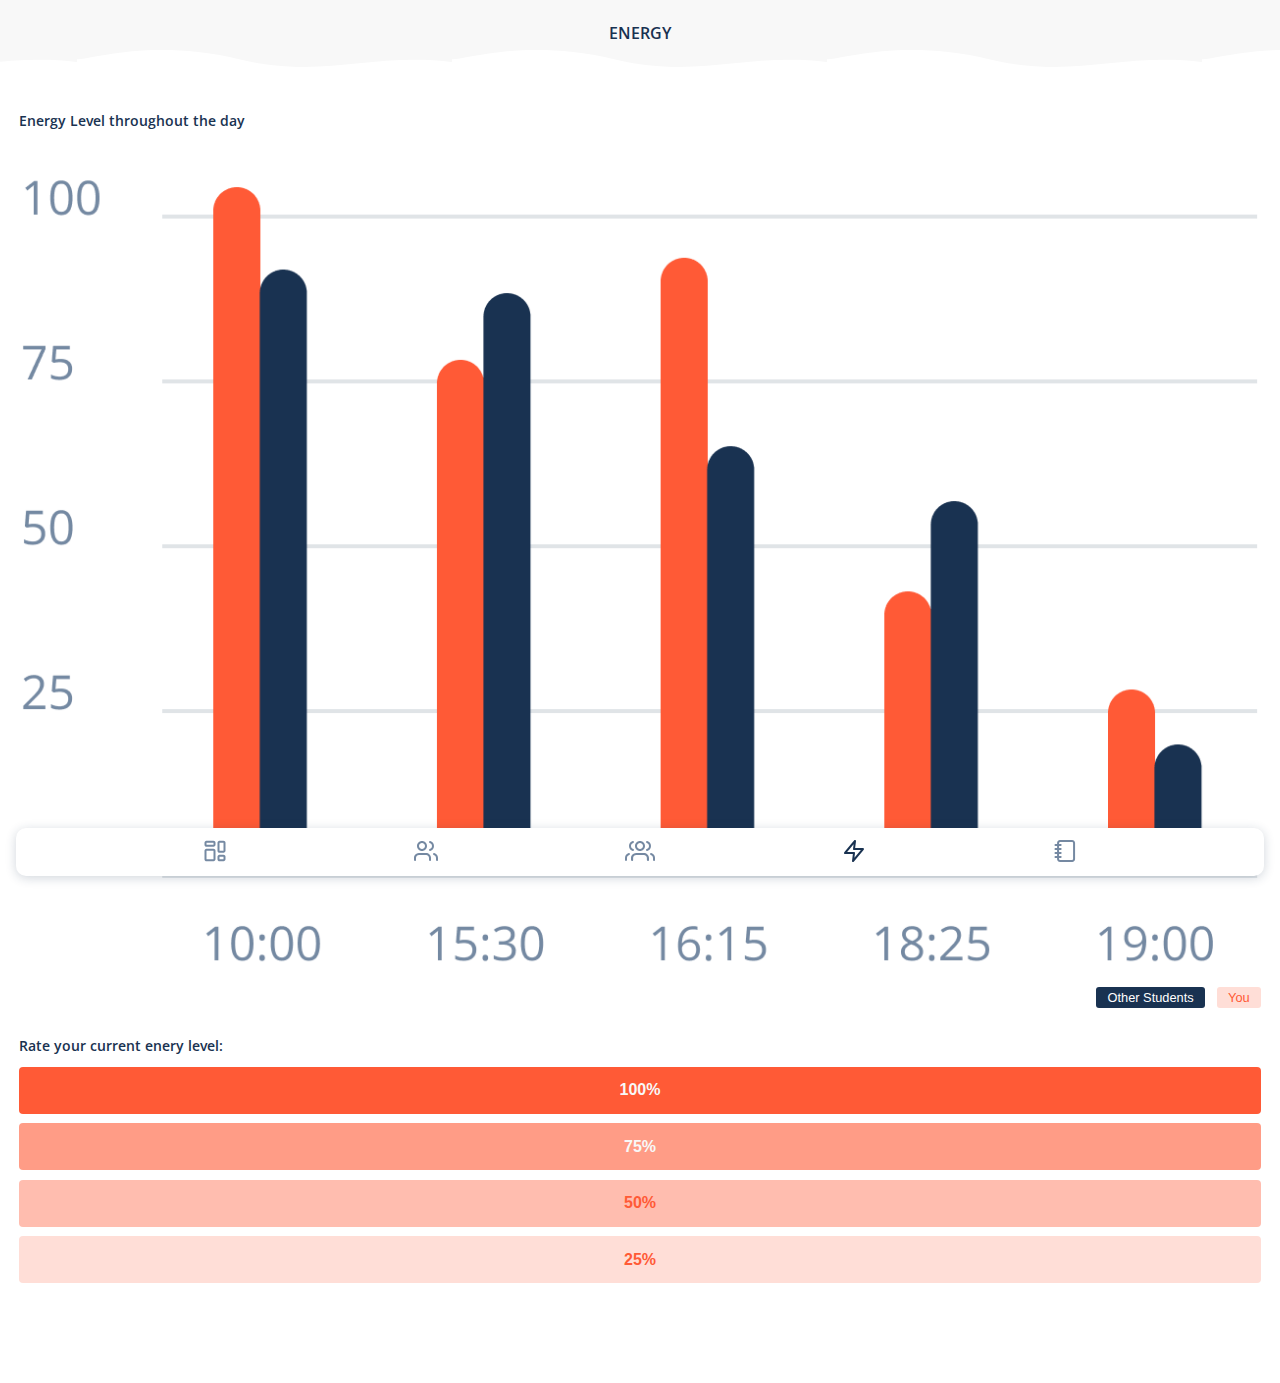
<file: src/energy.html>
<!DOCTYPE html>
<html lang="en">
  <head>
    <meta charset="UTF-8" />
    <meta http-equiv="X-UA-Compatible" content="IE=edge" />
    <meta name="viewport" content="width=device-width, initial-scale=1.0" />

    <link rel="preconnect" href="https://fonts.googleapis.com" />
    <link rel="preconnect" href="https://fonts.gstatic.com" crossorigin />
    <link
      href="https://fonts.googleapis.com/css2?family=Open+Sans:wght@400;500;600;700;800&display=swap"
      rel="stylesheet"
    />

    <link rel="stylesheet" href="./css/styles.css" />

    <title>Energy</title>
  </head>
  <body>
    <header>
      <h1>ENERGY</h1>
    </header>
    <main class="energy">
      <section class="energy__infographic">
        <h2>Energy Level throughout the day</h2>
        <img
          src="./image/enery-level__infographic.png"
          alt="Infographic of your enery level" 
        />
        <div class="energy__infographic--button">
          <button class="infographic__button--students">Other Students</button>
          <button class="infographic__button--you">You</button>
        </div>
      </section>

      <section class="energy__level"> <!--Gibt es die Klasse energy__level?-->
        <h2>Rate your current enery level:</h2> 
        <div class="energy__level-btn">
          <button class="energy__level-btn-100">100%</button>
          <button class="energy__level-btn-75">75%</button>
          <button class="energy__level-btn-50">50%</button>
          <button class="energy__level-btn-25">25%</button>
        </div>
      </section>
    </main>
    <footer class="footer-energy">

        <a href="./index.html">
          <svg
          class="not-active"
          width="24"
          height="24"
            viewBox="0 0 24 24"
            fill="none"
            xmlns="http://www.w3.org/2000/svg"
          >
            <path
              fill-rule="currentColor"
              d="M10.5 9.75C11.5544 9.75 12.4182 10.5659 12.4945 11.6007L12.5 11.75V20.25C12.5 21.3044 11.6841 22.1682 10.6493 22.2445L10.5 22.25H3.5C2.44564 22.25 1.58183 21.4341 1.50549 20.3993L1.5 20.25V11.75C1.5 10.6956 2.31588 9.83183 3.35074 9.75549L3.5 9.75H10.5ZM20.5 15.75C21.5544 15.75 22.4182 16.5659 22.4945 17.6007L22.5 17.75V20.25C22.5 21.3044 21.6841 22.1682 20.6493 22.2445L20.5 22.25H16.5C15.4456 22.25 14.5818 21.4341 14.5055 20.3993L14.5 20.25V17.75C14.5 16.6956 15.3159 15.8318 16.3507 15.7555L16.5 15.75H20.5ZM10.5 11.75H3.5V20.25H10.5V11.75ZM20.5 17.75H16.5V20.25H20.5V17.75ZM20.5 1.75C21.5544 1.75 22.4182 2.56588 22.4945 3.60074L22.5 3.75V11.75C22.5 12.8044 21.6841 13.6682 20.6493 13.7445L20.5 13.75H16.5C15.4456 13.75 14.5818 12.9341 14.5055 11.8993L14.5 11.75V3.75C14.5 2.69564 15.3159 1.83183 16.3507 1.75549L16.5 1.75H20.5ZM20.5 3.75H16.5V11.75H20.5V3.75ZM10.5 1.75C11.5544 1.75 12.4182 2.56588 12.4945 3.60074L12.5 3.75V5.75C12.5 6.80436 11.6841 7.66817 10.6493 7.74451L10.5 7.75H3.5C2.44564 7.75 1.58183 6.93412 1.50549 5.89926L1.5 5.75V3.75C1.5 2.69564 2.31588 1.83183 3.35074 1.75549L3.5 1.75H10.5ZM10.5 3.75H3.5V5.75H10.5V3.75Z"
              
            />
          </svg>
        </a>
        <a href="./buddys.html">
          <svg
          class="not-active"
            width="24"
            height="24"
            viewBox="0 0 24 24"
            fill="none"
            xmlns="http://www.w3.org/2000/svg"
          >
            <path
              d="M12 14.0002C14.6888 14.0002 16.8818 16.1226 16.9954 18.7834L17 19.0002V21.0002C17 21.5525 16.5523 22.0002 16 22.0002C15.4872 22.0002 15.0645 21.6142 15.0067 21.1169L15 21.0002V19.0002C15 17.4026 13.7511 16.0966 12.1763 16.0053L12 16.0002H5C3.40232 16.0002 2.09634 17.2492 2.00509 18.824L2 19.0002V21.0002C2 21.5525 1.55228 22.0002 1 22.0002C0.487164 22.0002 0.0644928 21.6142 0.00672773 21.1169L0 21.0002V19.0002C0 16.3115 2.12231 14.1184 4.78311 14.0049L5 14.0002H12ZM20.2552 14.0334C22.3885 14.5964 23.8951 16.508 23.9947 18.7255L24 18.956V21.0002C24 21.5525 23.5523 22.0002 23 22.0002C22.4872 22.0002 22.0645 21.6142 22.0067 21.1169L22 21.0002V18.9567C21.999 17.544 21.0679 16.3163 19.7448 15.9671C19.2108 15.8262 18.8922 15.2791 19.0331 14.7451C19.174 14.2111 19.7212 13.8924 20.2552 14.0334ZM8 2.00025C10.7614 2.00025 13 4.23882 13 7.00025C13 9.76167 10.7614 12.0002 8 12.0002C5.23858 12.0002 3 9.76167 3 7.00025C3 4.23882 5.23858 2.00025 8 2.00025ZM16.2562 2.03361C18.4649 2.61892 20 4.66566 20 7.00025C20 9.33483 18.4649 11.3816 16.2562 11.9669C15.7223 12.1084 15.1748 11.7903 15.0334 11.2564C14.8919 10.7225 15.21 10.1751 15.7439 10.0336C17.0657 9.68334 18 8.43755 18 7.00025C18 5.56294 17.0657 4.31715 15.7439 3.96688C15.21 3.82542 14.8919 3.27796 15.0334 2.7441C15.1748 2.21024 15.7223 1.89214 16.2562 2.03361ZM8 4.00025C6.34315 4.00025 5 5.34339 5 7.00025C5 8.6571 6.34315 10.0002 8 10.0002C9.65685 10.0002 11 8.6571 11 7.00025C11 5.34339 9.65685 4.00025 8 4.00025Z"
            />
          </svg>
        </a>
        <a href="./teams.html">
          <svg
          class="not-active"
            width="30"
            height="24"
            viewBox="0 0 30 24"
            fill="none"
            xmlns="http://www.w3.org/2000/svg"
          >
            <path  
              d="M18.7059 14.0002C21.5528 14.0002 23.8749 16.1226 23.9951 18.7834L24 19.0002V21.0002C24 21.5525 23.5259 22.0002 22.9412 22.0002C22.3982 22.0002 21.9506 21.6142 21.8895 21.1169L21.8824 21.0002V19.0002C21.8824 17.4026 20.56 16.0966 18.8925 16.0053L18.7059 16.0002H11.2941C9.60246 16.0002 8.21965 17.2492 8.12304 18.824L8.11765 19.0002V21.0002C8.11765 21.5525 7.6436 22.0002 7.05882 22.0002C6.51582 22.0002 6.06829 21.6142 6.00712 21.1169L6 21.0002V19.0002C6 16.3115 8.24715 14.1184 11.0645 14.0049L11.2941 14.0002H18.7059ZM3.74482 14.0334C4.27882 13.8924 4.82596 14.2111 4.96689 14.7451C5.10783 15.2791 4.78918 15.8262 4.25518 15.9671C2.98959 16.3012 2.08273 17.4389 2.00536 18.7735L2 18.9567L2 21.0002L1.99327 21.1169C1.93551 21.6142 1.51284 22.0002 1 22.0002C0.487164 22.0002 0.0644928 21.6142 0.00672773 21.1169L0 21.0002V18.956L0.00525209 18.7255C0.104851 16.508 1.61151 14.5964 3.74482 14.0334ZM26.2554 14.0334C28.3887 14.5964 29.8954 16.508 29.995 18.7255L30.0002 18.956V21.0002C30.0002 21.5525 29.5525 22.0002 29.0002 22.0002C28.4874 22.0002 28.0647 21.6142 28.007 21.1169L28.0002 21.0002V18.9567C27.9992 17.544 27.0682 16.3163 25.7451 15.9671C25.2111 15.8262 24.8924 15.2791 25.0334 14.7451C25.1743 14.2111 25.7214 13.8924 26.2554 14.0334ZM15.0002 2.00025C17.7617 2.00025 20.0002 4.23882 20.0002 7.00025C20.0002 9.76167 17.7617 12.0002 15.0002 12.0002C12.2388 12.0002 10.0002 9.76167 10.0002 7.00025C10.0002 4.23882 12.2388 2.00025 15.0002 2.00025ZM7.74385 2.03361C8.27771 1.89214 8.82517 2.21024 8.96664 2.7441C9.1081 3.27796 8.79001 3.82542 8.25615 3.96688C6.93434 4.31715 6 5.56294 6 7.00025C6 8.43755 6.93434 9.68334 8.25615 10.0336C8.79001 10.1751 9.1081 10.7225 8.96664 11.2564C8.82517 11.7903 8.27771 12.1084 7.74385 11.9669C5.53506 11.3816 4 9.33483 4 7.00025C4 4.66566 5.53506 2.61892 7.74385 2.03361ZM22.2564 2.03361C24.4652 2.61892 26.0002 4.66566 26.0002 7.00025C26.0002 9.33483 24.4652 11.3816 22.2564 11.9669C21.7225 12.1084 21.1751 11.7903 21.0336 11.2564C20.8921 10.7225 21.2102 10.1751 21.7441 10.0336C23.0659 9.68334 24.0002 8.43755 24.0002 7.00025C24.0002 5.56294 23.0659 4.31715 21.7441 3.96688C21.2102 3.82542 20.8921 3.27796 21.0336 2.7441C21.1751 2.21024 21.7225 1.89214 22.2564 2.03361ZM15.0002 4.00025C13.3434 4.00025 12.0002 5.34339 12.0002 7.00025C12.0002 8.6571 13.3434 10.0002 15.0002 10.0002C16.6571 10.0002 18.0002 8.6571 18.0002 7.00025C18.0002 5.34339 16.6571 4.00025 15.0002 4.00025Z"
              
            />
          </svg>
        </a>
        <a  href="#">
          <svg
            class="active"
            width="24"
            height="24"
            viewBox="0 0 24 24"
            fill="none"
            xmlns="http://www.w3.org/2000/svg"
          >
            <path
              d="M2.23369 13.3631L2.16585 13.4538C1.73382 14.1022 2.19261 15.0032 3.00191 15.0032H10.8679L10.0096 21.8792C9.88578 22.87 11.1309 23.4105 11.7701 22.6434L21.7701 10.6434L21.838 10.5526C22.27 9.90424 21.8112 9.00324 21.0019 9.00324H13.1349L13.9942 2.12727C14.118 1.13644 12.8729 0.59595 12.2337 1.36305L2.23369 13.3631ZM11.5859 5.26424L11.0096 9.8792L11.0018 9.99751C10.9977 10.544 11.4405 11.0032 12.0019 11.0032H18.8659L12.4169 18.7412L12.9942 14.1273L13.002 14.009C13.0061 13.4625 12.5633 13.0032 12.0019 13.0032H5.13691L11.5859 5.26424Z"
            />
          </svg>
        </a>
        <a href="./journal.html">
          <svg
          class="not-active"
          width="24"
          height="24"
            viewBox="0 0 24 24"
            fill="none"
            xmlns="http://www.w3.org/2000/svg"
          >
            <path
              d="M19.0714 1C20.6691 1 21.9751 2.24892 22.0663 3.82373L22.0714 4V20C22.0714 21.5977 20.8225 22.9037 19.2477 22.9949L19.0714 23H7.07143C5.47375 23 4.16777 21.7511 4.07652 20.1763L4.07143 20L4.071 19H2.5C1.94772 19 1.5 18.5523 1.5 18C1.5 17.4872 1.88604 17.0645 2.38338 17.0067L2.5 17H4.071V15H2.5C1.94772 15 1.5 14.5523 1.5 14C1.5 13.4872 1.88604 13.0645 2.38338 13.0067L2.5 13H4.071V11H2.5C1.94772 11 1.5 10.5523 1.5 10C1.5 9.48716 1.88604 9.06449 2.38338 9.00673L2.5 9H4.071V7H2.5C1.94772 7 1.5 6.55228 1.5 6C1.5 5.48716 1.88604 5.06449 2.38338 5.00673L2.5 5H4.071L4.07143 4C4.07143 2.40232 5.32035 1.09634 6.89516 1.00509L7.07143 1H19.0714ZM19.0714 3H7.07143C6.55859 3 6.13592 3.38604 6.07816 3.88338L6.07143 4L6.071 5H7.64286C8.19514 5 8.64286 5.44772 8.64286 6C8.64286 6.51284 8.25682 6.93551 7.75948 6.99327L7.64286 7H6.071V9H7.64286C8.19514 9 8.64286 9.44772 8.64286 10C8.64286 10.5128 8.25682 10.9355 7.75948 10.9933L7.64286 11H6.071V13H7.64286C8.19514 13 8.64286 13.4477 8.64286 14C8.64286 14.5128 8.25682 14.9355 7.75948 14.9933L7.64286 15H6.071V17H7.64286C8.19514 17 8.64286 17.4477 8.64286 18C8.64286 18.5128 8.25682 18.9355 7.75948 18.9933L7.64286 19H6.071L6.07143 20C6.07143 20.5128 6.45747 20.9355 6.95481 20.9933L7.07143 21H19.0714C19.5843 21 20.0069 20.614 20.0647 20.1166L20.0714 20V4C20.0714 3.48716 19.6854 3.06449 19.188 3.00673L19.0714 3Z"
            />
          </svg>
        </a>
      </footer>
  </body>
</html>
</file>
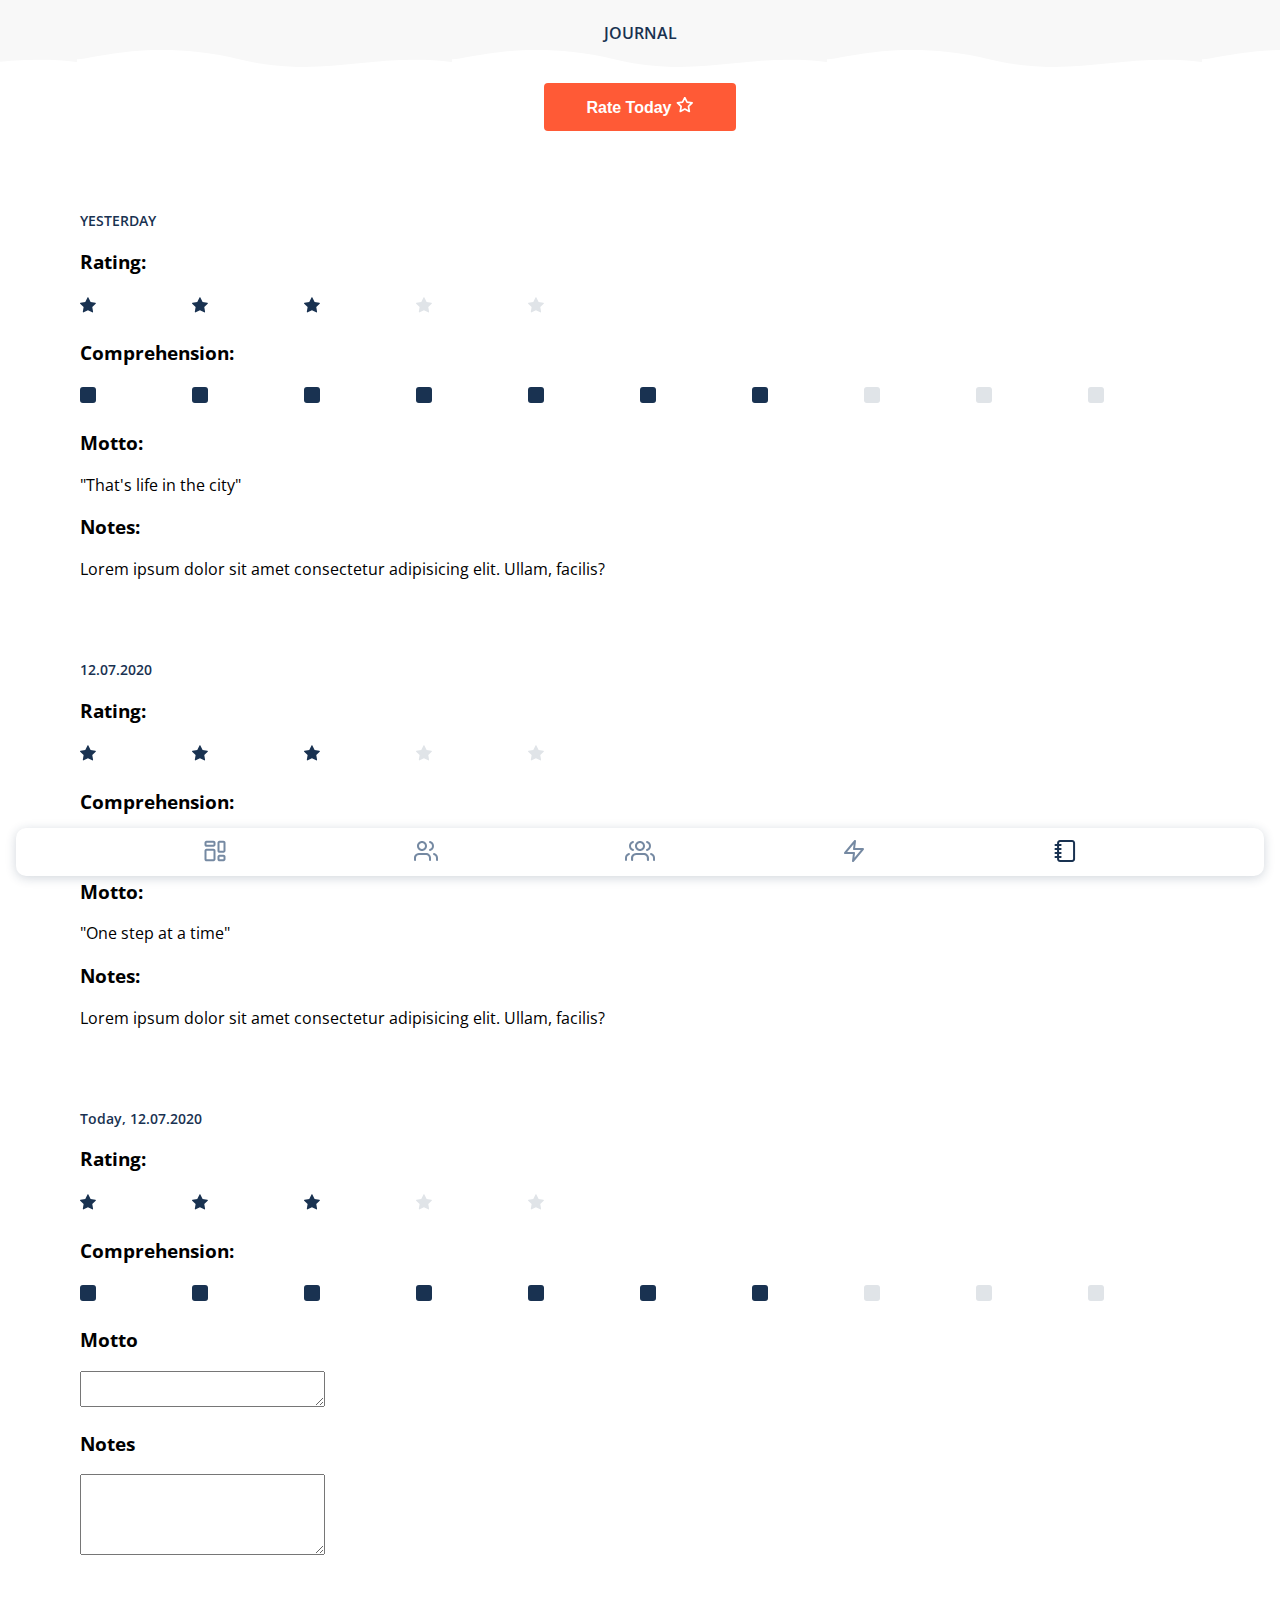
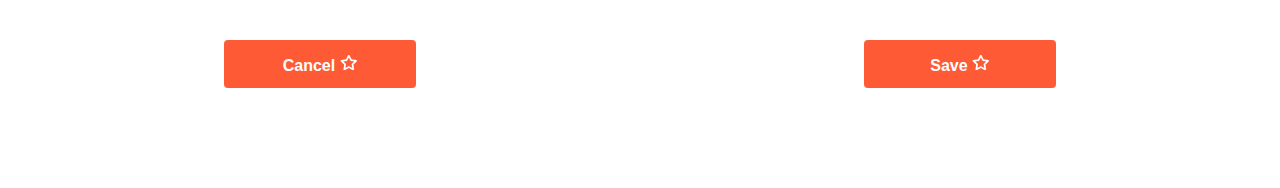
<file: src/journal.html>
<!DOCTYPE html>
<html lang="en">
  <head>
    <meta charset="UTF-8" />
    <meta http-equiv="X-UA-Compatible" content="IE=edge" />
    <meta name="viewport" content="width=device-width, initial-scale=1.0" />

    <link rel="preconnect" href="https://fonts.googleapis.com" />
    <link rel="preconnect" href="https://fonts.gstatic.com" crossorigin />
    <link
      href="https://fonts.googleapis.com/css2?family=Open+Sans:wght@400;500;600;700;800&display=swap"
      rel="stylesheet"
    />
    <link rel="stylesheet" href="./css/styles.css" />

    <title>Journal</title>
  </head>


  <body>
    <header>
      <h1>JOURNAL</h1>
    </header>
    <main>
      <div class="rate__button">
        <button class="rate__button--button">
          Rate Today

          <svg
            class="rate__button--star"
            width="1em"
            viewBox="0 0 21 19"
            fill="none"
            xmlns="http://www.w3.org/2000/svg"
          >
            <path
              fill-rule="evenodd"
              clip-rule="evenodd"
              d="M10.5 0.6875L13.2038 6.15924L19.25 7.04206L14.875 11.2988L15.9075 17.3125L10.5 14.4717L5.0925 17.3125L6.125 11.2988L1.75 7.04206L7.79625 6.15924L10.5 0.6875V0.6875Z"
              stroke="white"
              stroke-width="2"
              stroke-linecap="round"
              stroke-linejoin="round"
            />
          </svg>
        </button>
      </div>
      <article class="rating__block--content">
        <h2>YESTERDAY</h2>
        <h3>Rating:</h3>
        <div class="rating__block--grid">
          <div>
            <svg
              width="1em"
              height="24"
              viewBox="0 0 25 24"
              fill="none"
              xmlns="http://www.w3.org/2000/svg"
            >
              <path
                fill-rule="evenodd"
                clip-rule="evenodd"
                d="M8.23458 7.2288L0.825543 8.30177L0.71598 8.32379C0.00767595 8.50741 -0.252463 9.41029 0.291856 9.93924L5.65288 15.1498L4.38762 22.5059L4.37507 22.6116C4.32751 23.3425 5.11049 23.8714 5.78483 23.5179L12.4119 20.0448L19.039 23.5179L19.136 23.5625C19.8185 23.8334 20.565 23.2545 20.4362 22.5059L19.17 15.1498L24.532 9.93924L24.6076 9.85723C25.0724 9.29362 24.7505 8.41074 23.9983 8.30177L16.5883 7.2288L13.2754 0.535137C12.9222 -0.178379 11.9016 -0.178379 11.5484 0.535137L8.23458 7.2288Z"
                fill="#193251"
              />
            </svg>
          </div>
          <div>
            <svg
              width="1em"
              height="24"
              viewBox="0 0 25 24"
              fill="none"
              xmlns="http://www.w3.org/2000/svg"
            >
              <path
                fill-rule="evenodd"
                clip-rule="evenodd"
                d="M8.23458 7.2288L0.825543 8.30177L0.71598 8.32379C0.00767595 8.50741 -0.252463 9.41029 0.291856 9.93924L5.65288 15.1498L4.38762 22.5059L4.37507 22.6116C4.32751 23.3425 5.11049 23.8714 5.78483 23.5179L12.4119 20.0448L19.039 23.5179L19.136 23.5625C19.8185 23.8334 20.565 23.2545 20.4362 22.5059L19.17 15.1498L24.532 9.93924L24.6076 9.85723C25.0724 9.29362 24.7505 8.41074 23.9983 8.30177L16.5883 7.2288L13.2754 0.535137C12.9222 -0.178379 11.9016 -0.178379 11.5484 0.535137L8.23458 7.2288Z"
                fill="#193251"
              />
            </svg>
          </div>
          <div>
            <svg
              width="1em"
              height="24"
              viewBox="0 0 25 24"
              fill="none"
              xmlns="http://www.w3.org/2000/svg"
            >
              <path
                fill-rule="evenodd"
                clip-rule="evenodd"
                d="M8.23458 7.2288L0.825543 8.30177L0.71598 8.32379C0.00767595 8.50741 -0.252463 9.41029 0.291856 9.93924L5.65288 15.1498L4.38762 22.5059L4.37507 22.6116C4.32751 23.3425 5.11049 23.8714 5.78483 23.5179L12.4119 20.0448L19.039 23.5179L19.136 23.5625C19.8185 23.8334 20.565 23.2545 20.4362 22.5059L19.17 15.1498L24.532 9.93924L24.6076 9.85723C25.0724 9.29362 24.7505 8.41074 23.9983 8.30177L16.5883 7.2288L13.2754 0.535137C12.9222 -0.178379 11.9016 -0.178379 11.5484 0.535137L8.23458 7.2288Z"
                fill="#193251"
              />
            </svg>
          </div>
          <div>
            <svg
              width="1em"
              height="24"
              viewBox="0 0 25 24"
              fill="none"
              xmlns="http://www.w3.org/2000/svg"
            >
              <path
                fill-rule="evenodd"
                clip-rule="evenodd"
                d="M8.23458 7.2288L0.825543 8.30177L0.71598 8.32379C0.00767595 8.50741 -0.252463 9.41029 0.291856 9.93924L5.65288 15.1498L4.38762 22.5059L4.37507 22.6116C4.32751 23.3425 5.11049 23.8714 5.78483 23.5179L12.4119 20.0448L19.039 23.5179L19.136 23.5625C19.8185 23.8334 20.565 23.2545 20.4362 22.5059L19.17 15.1498L24.532 9.93924L24.6076 9.85723C25.0724 9.29362 24.7505 8.41074 23.9983 8.30177L16.5883 7.2288L13.2754 0.535137C12.9222 -0.178379 11.9016 -0.178379 11.5484 0.535137L8.23458 7.2288Z"
                fill="#E0E4E8"
              />
            </svg>
          </div>
          <div>
            <svg
              width="1em"
              height="24"
              viewBox="0 0 25 24"
              fill="none"
              xmlns="http://www.w3.org/2000/svg"
            >
              <path
                fill-rule="evenodd"
                clip-rule="evenodd"
                d="M8.23458 7.2288L0.825543 8.30177L0.71598 8.32379C0.00767595 8.50741 -0.252463 9.41029 0.291856 9.93924L5.65288 15.1498L4.38762 22.5059L4.37507 22.6116C4.32751 23.3425 5.11049 23.8714 5.78483 23.5179L12.4119 20.0448L19.039 23.5179L19.136 23.5625C19.8185 23.8334 20.565 23.2545 20.4362 22.5059L19.17 15.1498L24.532 9.93924L24.6076 9.85723C25.0724 9.29362 24.7505 8.41074 23.9983 8.30177L16.5883 7.2288L13.2754 0.535137C12.9222 -0.178379 11.9016 -0.178379 11.5484 0.535137L8.23458 7.2288Z"
                fill="#E0E4E8"
              />
            </svg>
          </div>
        </div>
        <h3>Comprehension:</h3>
        <div class="rating__block--grid">
          <div>
            <svg
              width="1em"
              height="22"
              viewBox="0 0 22 22"
              fill="none"
              xmlns="http://www.w3.org/2000/svg"
            >
              <rect
                y="22"
                width="22"
                height="22"
                rx="4"
                transform="rotate(-90 0 22)"
                fill="#193251"
              />
            </svg>
          </div>
          <div>
            <svg
              width="1em"
              height="22"
              viewBox="0 0 22 22"
              fill="none"
              xmlns="http://www.w3.org/2000/svg"
            >
              <rect
                y="22"
                width="22"
                height="22"
                rx="4"
                transform="rotate(-90 0 22)"
                fill="#193251"
              />
            </svg>
          </div>
          <div>
            <svg
              width="1em"
              height="22"
              viewBox="0 0 22 22"
              fill="none"
              xmlns="http://www.w3.org/2000/svg"
            >
              <rect
                y="22"
                width="22"
                height="22"
                rx="4"
                transform="rotate(-90 0 22)"
                fill="#193251"
              />
            </svg>
          </div>
          <div>
            <svg
              width="1em"
              height="22"
              viewBox="0 0 22 22"
              fill="none"
              xmlns="http://www.w3.org/2000/svg"
            >
              <rect
                y="22"
                width="22"
                height="22"
                rx="4"
                transform="rotate(-90 0 22)"
                fill="#193251"
              />
            </svg>
          </div>
          <div>
            <svg
              width="1em"
              height="22"
              viewBox="0 0 22 22"
              fill="none"
              xmlns="http://www.w3.org/2000/svg"
            >
              <rect
                y="22"
                width="22"
                height="22"
                rx="4"
                transform="rotate(-90 0 22)"
                fill="#193251"
              />
            </svg>
          </div>
          <div>
            <svg
              width="1em"
              height="22"
              viewBox="0 0 22 22"
              fill="none"
              xmlns="http://www.w3.org/2000/svg"
            >
              <rect
                y="22"
                width="22"
                height="22"
                rx="4"
                transform="rotate(-90 0 22)"
                fill="#193251"
              />
            </svg>
          </div>
          <div>
            <svg
              width="1em"
              height="22"
              viewBox="0 0 22 22"
              fill="none"
              xmlns="http://www.w3.org/2000/svg"
            >
              <rect
                y="22"
                width="22"
                height="22"
                rx="4"
                transform="rotate(-90 0 22)"
                fill="#193251"
              />
            </svg>
          </div>
          <div>
            <svg
              width="1em"
              height="22"
              viewBox="0 0 22 22"
              fill="none"
              xmlns="http://www.w3.org/2000/svg"
            >
              <rect
                y="22"
                width="22"
                height="22"
                rx="4"
                transform="rotate(-90 0 22)"
                fill="#E0E4E8"
              />
            </svg>
          </div>
          <div>
            <svg
              width="1em"
              height="22"
              viewBox="0 0 22 22"
              fill="none"
              xmlns="http://www.w3.org/2000/svg"
            >
              <rect
                y="22"
                width="22"
                height="22"
                rx="4"
                transform="rotate(-90 0 22)"
                fill="#E0E4E8"
              />
            </svg>
          </div>
          <div>
            <svg
              width="1em"
              height="22"
              viewBox="0 0 22 22"
              fill="none"
              xmlns="http://www.w3.org/2000/svg"
            >
              <rect
                y="22"
                width="22"
                height="22"
                rx="4"
                transform="rotate(-90 0 22)"
                fill="#E0E4E8"
              />
            </svg>
          </div>
        </div>
        <h3>Motto:</h3>
        <p>"That's life in the city"</p>
        <h3>Notes:</h3>
        <p>
          Lorem ipsum dolor sit amet consectetur adipisicing elit. Ullam,
          facilis?
        </p>
      </article>
      <!-- START ABSATZ 2 -->
      <article class="rating__block--content">
        <h2>12.07.2020</h2>
        <h3>Rating:</h3>
        <div class="rating__block--grid">
          <div>
            <svg
              width="1em"
              height="24"
              viewBox="0 0 25 24"
              fill="none"
              xmlns="http://www.w3.org/2000/svg"
            >
              <path
                fill-rule="evenodd"
                clip-rule="evenodd"
                d="M8.23458 7.2288L0.825543 8.30177L0.71598 8.32379C0.00767595 8.50741 -0.252463 9.41029 0.291856 9.93924L5.65288 15.1498L4.38762 22.5059L4.37507 22.6116C4.32751 23.3425 5.11049 23.8714 5.78483 23.5179L12.4119 20.0448L19.039 23.5179L19.136 23.5625C19.8185 23.8334 20.565 23.2545 20.4362 22.5059L19.17 15.1498L24.532 9.93924L24.6076 9.85723C25.0724 9.29362 24.7505 8.41074 23.9983 8.30177L16.5883 7.2288L13.2754 0.535137C12.9222 -0.178379 11.9016 -0.178379 11.5484 0.535137L8.23458 7.2288Z"
                fill="#193251"
              />
            </svg>
          </div>
          <div>
            <svg
              width="1em"
              height="24"
              viewBox="0 0 25 24"
              fill="none"
              xmlns="http://www.w3.org/2000/svg"
            >
              <path
                fill-rule="evenodd"
                clip-rule="evenodd"
                d="M8.23458 7.2288L0.825543 8.30177L0.71598 8.32379C0.00767595 8.50741 -0.252463 9.41029 0.291856 9.93924L5.65288 15.1498L4.38762 22.5059L4.37507 22.6116C4.32751 23.3425 5.11049 23.8714 5.78483 23.5179L12.4119 20.0448L19.039 23.5179L19.136 23.5625C19.8185 23.8334 20.565 23.2545 20.4362 22.5059L19.17 15.1498L24.532 9.93924L24.6076 9.85723C25.0724 9.29362 24.7505 8.41074 23.9983 8.30177L16.5883 7.2288L13.2754 0.535137C12.9222 -0.178379 11.9016 -0.178379 11.5484 0.535137L8.23458 7.2288Z"
                fill="#193251"
              />
            </svg>
          </div>
          <div>
            <svg
              width="1em"
              height="24"
              viewBox="0 0 25 24"
              fill="none"
              xmlns="http://www.w3.org/2000/svg"
            >
              <path
                fill-rule="evenodd"
                clip-rule="evenodd"
                d="M8.23458 7.2288L0.825543 8.30177L0.71598 8.32379C0.00767595 8.50741 -0.252463 9.41029 0.291856 9.93924L5.65288 15.1498L4.38762 22.5059L4.37507 22.6116C4.32751 23.3425 5.11049 23.8714 5.78483 23.5179L12.4119 20.0448L19.039 23.5179L19.136 23.5625C19.8185 23.8334 20.565 23.2545 20.4362 22.5059L19.17 15.1498L24.532 9.93924L24.6076 9.85723C25.0724 9.29362 24.7505 8.41074 23.9983 8.30177L16.5883 7.2288L13.2754 0.535137C12.9222 -0.178379 11.9016 -0.178379 11.5484 0.535137L8.23458 7.2288Z"
                fill="#193251"
              />
            </svg>
          </div>
          <div>
            <svg
              width="1em"
              height="24"
              viewBox="0 0 25 24"
              fill="none"
              xmlns="http://www.w3.org/2000/svg"
            >
              <path
                fill-rule="evenodd"
                clip-rule="evenodd"
                d="M8.23458 7.2288L0.825543 8.30177L0.71598 8.32379C0.00767595 8.50741 -0.252463 9.41029 0.291856 9.93924L5.65288 15.1498L4.38762 22.5059L4.37507 22.6116C4.32751 23.3425 5.11049 23.8714 5.78483 23.5179L12.4119 20.0448L19.039 23.5179L19.136 23.5625C19.8185 23.8334 20.565 23.2545 20.4362 22.5059L19.17 15.1498L24.532 9.93924L24.6076 9.85723C25.0724 9.29362 24.7505 8.41074 23.9983 8.30177L16.5883 7.2288L13.2754 0.535137C12.9222 -0.178379 11.9016 -0.178379 11.5484 0.535137L8.23458 7.2288Z"
                fill="#E0E4E8"
              />
            </svg>
          </div>
          <div>
            <svg
              width="1em"
              height="24"
              viewBox="0 0 25 24"
              fill="none"
              xmlns="http://www.w3.org/2000/svg"
            >
              <path
                fill-rule="evenodd"
                clip-rule="evenodd"
                d="M8.23458 7.2288L0.825543 8.30177L0.71598 8.32379C0.00767595 8.50741 -0.252463 9.41029 0.291856 9.93924L5.65288 15.1498L4.38762 22.5059L4.37507 22.6116C4.32751 23.3425 5.11049 23.8714 5.78483 23.5179L12.4119 20.0448L19.039 23.5179L19.136 23.5625C19.8185 23.8334 20.565 23.2545 20.4362 22.5059L19.17 15.1498L24.532 9.93924L24.6076 9.85723C25.0724 9.29362 24.7505 8.41074 23.9983 8.30177L16.5883 7.2288L13.2754 0.535137C12.9222 -0.178379 11.9016 -0.178379 11.5484 0.535137L8.23458 7.2288Z"
                fill="#E0E4E8"
              />
            </svg>
          </div>
        </div>
        <h3>Comprehension:</h3>
        <div class="rating__block--grid">
          <div>
            <svg
              width="1em"
              height="22"
              viewBox="0 0 22 22"
              fill="none"
              xmlns="http://www.w3.org/2000/svg"
            >
              <rect
                y="22"
                width="22"
                height="22"
                rx="4"
                transform="rotate(-90 0 22)"
                fill="#193251"
              />
            </svg>
          </div>
          <div>
            <svg
              width="1em"
              height="22"
              viewBox="0 0 22 22"
              fill="none"
              xmlns="http://www.w3.org/2000/svg"
            >
              <rect
                y="22"
                width="22"
                height="22"
                rx="4"
                transform="rotate(-90 0 22)"
                fill="#193251"
              />
            </svg>
          </div>
          <div>
            <svg
              width="1em"
              height="22"
              viewBox="0 0 22 22"
              fill="none"
              xmlns="http://www.w3.org/2000/svg"
            >
              <rect
                y="22"
                width="22"
                height="22"
                rx="4"
                transform="rotate(-90 0 22)"
                fill="#193251"
              />
            </svg>
          </div>
          <div>
            <svg
              width="1em"
              height="22"
              viewBox="0 0 22 22"
              fill="none"
              xmlns="http://www.w3.org/2000/svg"
            >
              <rect
                y="22"
                width="22"
                height="22"
                rx="4"
                transform="rotate(-90 0 22)"
                fill="#193251"
              />
            </svg>
          </div>
          <div>
            <svg
              width="1em"
              height="22"
              viewBox="0 0 22 22"
              fill="none"
              xmlns="http://www.w3.org/2000/svg"
            >
              <rect
                y="22"
                width="22"
                height="22"
                rx="4"
                transform="rotate(-90 0 22)"
                fill="#193251"
              />
            </svg>
          </div>
          <div>
            <svg
              width="1em"
              height="22"
              viewBox="0 0 22 22"
              fill="none"
              xmlns="http://www.w3.org/2000/svg"
            >
              <rect
                y="22"
                width="22"
                height="22"
                rx="4"
                transform="rotate(-90 0 22)"
                fill="#193251"
              />
            </svg>
          </div>
          <div>
            <svg
              width="1em"
              height="22"
              viewBox="0 0 22 22"
              fill="none"
              xmlns="http://www.w3.org/2000/svg"
            >
              <rect
                y="22"
                width="22"
                height="22"
                rx="4"
                transform="rotate(-90 0 22)"
                fill="#193251"
              />
            </svg>
          </div>
          <div>
            <svg
              width="1em"
              height="22"
              viewBox="0 0 22 22"
              fill="none"
              xmlns="http://www.w3.org/2000/svg"
            >
              <rect
                y="22"
                width="22"
                height="22"
                rx="4"
                transform="rotate(-90 0 22)"
                fill="#E0E4E8"
              />
            </svg>
          </div>
          <div>
            <svg
              width="1em"
              height="22"
              viewBox="0 0 22 22"
              fill="none"
              xmlns="http://www.w3.org/2000/svg"
            >
              <rect
                y="22"
                width="22"
                height="22"
                rx="4"
                transform="rotate(-90 0 22)"
                fill="#E0E4E8"
              />
            </svg>
          </div>
          <div>
            <svg
              width="1em"
              height="22"
              viewBox="0 0 22 22"
              fill="none"
              xmlns="http://www.w3.org/2000/svg"
            >
              <rect
                y="22"
                width="22"
                height="22"
                rx="4"
                transform="rotate(-90 0 22)"
                fill="#E0E4E8"
              />
            </svg>
          </div>
        </div>
        <h3>Motto:</h3>
        <p>"One step at a time"</p>
        <h3>Notes:</h3>
        <p>
          Lorem ipsum dolor sit amet consectetur adipisicing elit. Ullam,
          facilis?
        </p>
      </article>
      <!-- START ABSATZ 3 -->

      <article class="rating__block--content">
        <h2>Today, 12.07.2020</h2>
        <h3>Rating:</h3>
        <div class="rating__block--grid">
          <div>
            <svg
              width="1em"
              height="24"
              viewBox="0 0 25 24"
              fill="none"
              xmlns="http://www.w3.org/2000/svg"
            >
              <path
                fill-rule="evenodd"
                clip-rule="evenodd"
                d="M8.23458 7.2288L0.825543 8.30177L0.71598 8.32379C0.00767595 8.50741 -0.252463 9.41029 0.291856 9.93924L5.65288 15.1498L4.38762 22.5059L4.37507 22.6116C4.32751 23.3425 5.11049 23.8714 5.78483 23.5179L12.4119 20.0448L19.039 23.5179L19.136 23.5625C19.8185 23.8334 20.565 23.2545 20.4362 22.5059L19.17 15.1498L24.532 9.93924L24.6076 9.85723C25.0724 9.29362 24.7505 8.41074 23.9983 8.30177L16.5883 7.2288L13.2754 0.535137C12.9222 -0.178379 11.9016 -0.178379 11.5484 0.535137L8.23458 7.2288Z"
                fill="#193251"
              />
            </svg>
          </div>
          <div>
            <svg
              width="1em"
              height="24"
              viewBox="0 0 25 24"
              fill="none"
              xmlns="http://www.w3.org/2000/svg"
            >
              <path
                fill-rule="evenodd"
                clip-rule="evenodd"
                d="M8.23458 7.2288L0.825543 8.30177L0.71598 8.32379C0.00767595 8.50741 -0.252463 9.41029 0.291856 9.93924L5.65288 15.1498L4.38762 22.5059L4.37507 22.6116C4.32751 23.3425 5.11049 23.8714 5.78483 23.5179L12.4119 20.0448L19.039 23.5179L19.136 23.5625C19.8185 23.8334 20.565 23.2545 20.4362 22.5059L19.17 15.1498L24.532 9.93924L24.6076 9.85723C25.0724 9.29362 24.7505 8.41074 23.9983 8.30177L16.5883 7.2288L13.2754 0.535137C12.9222 -0.178379 11.9016 -0.178379 11.5484 0.535137L8.23458 7.2288Z"
                fill="#193251"
              />
            </svg>
          </div>
          <div>
            <svg
              width="1em"
              height="24"
              viewBox="0 0 25 24"
              fill="none"
              xmlns="http://www.w3.org/2000/svg"
            >
              <path
                fill-rule="evenodd"
                clip-rule="evenodd"
                d="M8.23458 7.2288L0.825543 8.30177L0.71598 8.32379C0.00767595 8.50741 -0.252463 9.41029 0.291856 9.93924L5.65288 15.1498L4.38762 22.5059L4.37507 22.6116C4.32751 23.3425 5.11049 23.8714 5.78483 23.5179L12.4119 20.0448L19.039 23.5179L19.136 23.5625C19.8185 23.8334 20.565 23.2545 20.4362 22.5059L19.17 15.1498L24.532 9.93924L24.6076 9.85723C25.0724 9.29362 24.7505 8.41074 23.9983 8.30177L16.5883 7.2288L13.2754 0.535137C12.9222 -0.178379 11.9016 -0.178379 11.5484 0.535137L8.23458 7.2288Z"
                fill="#193251"
              />
            </svg>
          </div>
          <div>
            <svg
              width="1em"
              height="24"
              viewBox="0 0 25 24"
              fill="none"
              xmlns="http://www.w3.org/2000/svg"
            >
              <path
                fill-rule="evenodd"
                clip-rule="evenodd"
                d="M8.23458 7.2288L0.825543 8.30177L0.71598 8.32379C0.00767595 8.50741 -0.252463 9.41029 0.291856 9.93924L5.65288 15.1498L4.38762 22.5059L4.37507 22.6116C4.32751 23.3425 5.11049 23.8714 5.78483 23.5179L12.4119 20.0448L19.039 23.5179L19.136 23.5625C19.8185 23.8334 20.565 23.2545 20.4362 22.5059L19.17 15.1498L24.532 9.93924L24.6076 9.85723C25.0724 9.29362 24.7505 8.41074 23.9983 8.30177L16.5883 7.2288L13.2754 0.535137C12.9222 -0.178379 11.9016 -0.178379 11.5484 0.535137L8.23458 7.2288Z"
                fill="#E0E4E8"
              />
            </svg>
          </div>
          <div>
            <svg
              width="1em"
              height="24"
              viewBox="0 0 25 24"
              fill="none"
              xmlns="http://www.w3.org/2000/svg"
            >
              <path
                fill-rule="evenodd"
                clip-rule="evenodd"
                d="M8.23458 7.2288L0.825543 8.30177L0.71598 8.32379C0.00767595 8.50741 -0.252463 9.41029 0.291856 9.93924L5.65288 15.1498L4.38762 22.5059L4.37507 22.6116C4.32751 23.3425 5.11049 23.8714 5.78483 23.5179L12.4119 20.0448L19.039 23.5179L19.136 23.5625C19.8185 23.8334 20.565 23.2545 20.4362 22.5059L19.17 15.1498L24.532 9.93924L24.6076 9.85723C25.0724 9.29362 24.7505 8.41074 23.9983 8.30177L16.5883 7.2288L13.2754 0.535137C12.9222 -0.178379 11.9016 -0.178379 11.5484 0.535137L8.23458 7.2288Z"
                fill="#E0E4E8"
              />
            </svg>
          </div>
        </div>
        <h3>Comprehension:</h3>
        <div class="rating__block--grid">
          <div>
            <svg
              width="1em"
              height="22"
              viewBox="0 0 22 22"
              fill="none"
              xmlns="http://www.w3.org/2000/svg"
            >
              <rect
                y="22"
                width="22"
                height="22"
                rx="4"
                transform="rotate(-90 0 22)"
                fill="#193251"
              />
            </svg>
          </div>
          <div>
            <svg
              width="1em"
              height="22"
              viewBox="0 0 22 22"
              fill="none"
              xmlns="http://www.w3.org/2000/svg"
            >
              <rect
                y="22"
                width="22"
                height="22"
                rx="4"
                transform="rotate(-90 0 22)"
                fill="#193251"
              />
            </svg>
          </div>
          <div>
            <svg
              width="1em"
              height="22"
              viewBox="0 0 22 22"
              fill="none"
              xmlns="http://www.w3.org/2000/svg"
            >
              <rect
                y="22"
                width="22"
                height="22"
                rx="4"
                transform="rotate(-90 0 22)"
                fill="#193251"
              />
            </svg>
          </div>
          <div>
            <svg
              width="1em"
              height="22"
              viewBox="0 0 22 22"
              fill="none"
              xmlns="http://www.w3.org/2000/svg"
            >
              <rect
                y="22"
                width="22"
                height="22"
                rx="4"
                transform="rotate(-90 0 22)"
                fill="#193251"
              />
            </svg>
          </div>
          <div>
            <svg
              width="1em"
              height="22"
              viewBox="0 0 22 22"
              fill="none"
              xmlns="http://www.w3.org/2000/svg"
            >
              <rect
                y="22"
                width="22"
                height="22"
                rx="4"
                transform="rotate(-90 0 22)"
                fill="#193251"
              />
            </svg>
          </div>
          <div>
            <svg
              width="1em"
              height="22"
              viewBox="0 0 22 22"
              fill="none"
              xmlns="http://www.w3.org/2000/svg"
            >
              <rect
                y="22"
                width="22"
                height="22"
                rx="4"
                transform="rotate(-90 0 22)"
                fill="#193251"
              />
            </svg>
          </div>
          <div>
            <svg
              width="1em"
              height="22"
              viewBox="0 0 22 22"
              fill="none"
              xmlns="http://www.w3.org/2000/svg"
            >
              <rect
                y="22"
                width="22"
                height="22"
                rx="4"
                transform="rotate(-90 0 22)"
                fill="#193251"
              />
            </svg>
          </div>
          <div>
            <svg
              width="1em"
              height="22"
              viewBox="0 0 22 22"
              fill="none"
              xmlns="http://www.w3.org/2000/svg"
            >
              <rect
                y="22"
                width="22"
                height="22"
                rx="4"
                transform="rotate(-90 0 22)"
                fill="#E0E4E8"
              />
            </svg>
          </div>
          <div>
            <svg
              width="1em"
              height="22"
              viewBox="0 0 22 22"
              fill="none"
              xmlns="http://www.w3.org/2000/svg"
            >
              <rect
                y="22"
                width="22"
                height="22"
                rx="4"
                transform="rotate(-90 0 22)"
                fill="#E0E4E8"
              />
            </svg>
          </div>
          <div>
            <svg
              width="1em"
              height="22"
              viewBox="0 0 22 22"
              fill="none"
              xmlns="http://www.w3.org/2000/svg"
            >
              <rect
                y="22"
                width="22"
                height="22"
                rx="4"
                transform="rotate(-90 0 22)"
                fill="#E0E4E8"
              />
            </svg>
          </div>
        </div>
        <form>
          <h3>Motto</h3>
          <textarea name="motto" cols="28" rows="2"></textarea>
          <h3>Notes</h3>
          <textarea name="lizenz" cols="28" rows="5"></textarea>
        </form>
      </article>
      <div class="journal-entry">
        <button class="rate__button--button">
          Cancel
          <svg
            class="rate__button--star"
            width="1em"
            viewBox="0 0 21 19"
            fill="none"
            xmlns="http://www.w3.org/2000/svg"
          >
            <path
              fill-rule="evenodd"
              clip-rule="evenodd"
              d="M10.5 0.6875L13.2038 6.15924L19.25 7.04206L14.875 11.2988L15.9075 17.3125L10.5 14.4717L5.0925 17.3125L6.125 11.2988L1.75 7.04206L7.79625 6.15924L10.5 0.6875V0.6875Z"
              stroke="white"
              stroke-width="2"
              stroke-linecap="round"
              stroke-linejoin="round"
            />
          </svg>
        </button>
        <button class="rate__button--button">
          Save
          <svg
            class="rate__button--star"
            width="1em"
            viewBox="0 0 21 19"
            fill="none"
            xmlns="http://www.w3.org/2000/svg"
          >
            <path
              fill-rule="evenodd"
              clip-rule="evenodd"
              d="M10.5 0.6875L13.2038 6.15924L19.25 7.04206L14.875 11.2988L15.9075 17.3125L10.5 14.4717L5.0925 17.3125L6.125 11.2988L1.75 7.04206L7.79625 6.15924L10.5 0.6875V0.6875Z"
              stroke="white"
              stroke-width="2"
              stroke-linecap="round"
              stroke-linejoin="round"
            />
          </svg>
        </button>
      </div>
    </main>
    <footer class="footer-index">
      <a href="/src/index.html">
        <svg
          class="not-active"
          width="24"
          height="24"
          viewBox="0 0 24 24"
          fill="none"
          xmlns="http://www.w3.org/2000/svg"
        >
          <path
            fill-rule="currentColor"
            d="M10.5 9.75C11.5544 9.75 12.4182 10.5659 12.4945 11.6007L12.5 11.75V20.25C12.5 21.3044 11.6841 22.1682 10.6493 22.2445L10.5 22.25H3.5C2.44564 22.25 1.58183 21.4341 1.50549 20.3993L1.5 20.25V11.75C1.5 10.6956 2.31588 9.83183 3.35074 9.75549L3.5 9.75H10.5ZM20.5 15.75C21.5544 15.75 22.4182 16.5659 22.4945 17.6007L22.5 17.75V20.25C22.5 21.3044 21.6841 22.1682 20.6493 22.2445L20.5 22.25H16.5C15.4456 22.25 14.5818 21.4341 14.5055 20.3993L14.5 20.25V17.75C14.5 16.6956 15.3159 15.8318 16.3507 15.7555L16.5 15.75H20.5ZM10.5 11.75H3.5V20.25H10.5V11.75ZM20.5 17.75H16.5V20.25H20.5V17.75ZM20.5 1.75C21.5544 1.75 22.4182 2.56588 22.4945 3.60074L22.5 3.75V11.75C22.5 12.8044 21.6841 13.6682 20.6493 13.7445L20.5 13.75H16.5C15.4456 13.75 14.5818 12.9341 14.5055 11.8993L14.5 11.75V3.75C14.5 2.69564 15.3159 1.83183 16.3507 1.75549L16.5 1.75H20.5ZM20.5 3.75H16.5V11.75H20.5V3.75ZM10.5 1.75C11.5544 1.75 12.4182 2.56588 12.4945 3.60074L12.5 3.75V5.75C12.5 6.80436 11.6841 7.66817 10.6493 7.74451L10.5 7.75H3.5C2.44564 7.75 1.58183 6.93412 1.50549 5.89926L1.5 5.75V3.75C1.5 2.69564 2.31588 1.83183 3.35074 1.75549L3.5 1.75H10.5ZM10.5 3.75H3.5V5.75H10.5V3.75Z"
          />
        </svg>
      </a>
      <a href="/src/buddys.html">
        <svg
          class="not-active"
          width="24"
          height="24"
          viewBox="0 0 24 24"
          fill="none"
          xmlns="http://www.w3.org/2000/svg"
        >
          <path
            d="M12 14.0002C14.6888 14.0002 16.8818 16.1226 16.9954 18.7834L17 19.0002V21.0002C17 21.5525 16.5523 22.0002 16 22.0002C15.4872 22.0002 15.0645 21.6142 15.0067 21.1169L15 21.0002V19.0002C15 17.4026 13.7511 16.0966 12.1763 16.0053L12 16.0002H5C3.40232 16.0002 2.09634 17.2492 2.00509 18.824L2 19.0002V21.0002C2 21.5525 1.55228 22.0002 1 22.0002C0.487164 22.0002 0.0644928 21.6142 0.00672773 21.1169L0 21.0002V19.0002C0 16.3115 2.12231 14.1184 4.78311 14.0049L5 14.0002H12ZM20.2552 14.0334C22.3885 14.5964 23.8951 16.508 23.9947 18.7255L24 18.956V21.0002C24 21.5525 23.5523 22.0002 23 22.0002C22.4872 22.0002 22.0645 21.6142 22.0067 21.1169L22 21.0002V18.9567C21.999 17.544 21.0679 16.3163 19.7448 15.9671C19.2108 15.8262 18.8922 15.2791 19.0331 14.7451C19.174 14.2111 19.7212 13.8924 20.2552 14.0334ZM8 2.00025C10.7614 2.00025 13 4.23882 13 7.00025C13 9.76167 10.7614 12.0002 8 12.0002C5.23858 12.0002 3 9.76167 3 7.00025C3 4.23882 5.23858 2.00025 8 2.00025ZM16.2562 2.03361C18.4649 2.61892 20 4.66566 20 7.00025C20 9.33483 18.4649 11.3816 16.2562 11.9669C15.7223 12.1084 15.1748 11.7903 15.0334 11.2564C14.8919 10.7225 15.21 10.1751 15.7439 10.0336C17.0657 9.68334 18 8.43755 18 7.00025C18 5.56294 17.0657 4.31715 15.7439 3.96688C15.21 3.82542 14.8919 3.27796 15.0334 2.7441C15.1748 2.21024 15.7223 1.89214 16.2562 2.03361ZM8 4.00025C6.34315 4.00025 5 5.34339 5 7.00025C5 8.6571 6.34315 10.0002 8 10.0002C9.65685 10.0002 11 8.6571 11 7.00025C11 5.34339 9.65685 4.00025 8 4.00025Z"
          />
        </svg>
      </a>
      <a href="/src/teams.html">
        <svg
          class="not-active"
          width="30"
          height="24"
          viewBox="0 0 30 24"
          fill="none"
          xmlns="http://www.w3.org/2000/svg"
        >
          <path
            d="M18.7059 14.0002C21.5528 14.0002 23.8749 16.1226 23.9951 18.7834L24 19.0002V21.0002C24 21.5525 23.5259 22.0002 22.9412 22.0002C22.3982 22.0002 21.9506 21.6142 21.8895 21.1169L21.8824 21.0002V19.0002C21.8824 17.4026 20.56 16.0966 18.8925 16.0053L18.7059 16.0002H11.2941C9.60246 16.0002 8.21965 17.2492 8.12304 18.824L8.11765 19.0002V21.0002C8.11765 21.5525 7.6436 22.0002 7.05882 22.0002C6.51582 22.0002 6.06829 21.6142 6.00712 21.1169L6 21.0002V19.0002C6 16.3115 8.24715 14.1184 11.0645 14.0049L11.2941 14.0002H18.7059ZM3.74482 14.0334C4.27882 13.8924 4.82596 14.2111 4.96689 14.7451C5.10783 15.2791 4.78918 15.8262 4.25518 15.9671C2.98959 16.3012 2.08273 17.4389 2.00536 18.7735L2 18.9567L2 21.0002L1.99327 21.1169C1.93551 21.6142 1.51284 22.0002 1 22.0002C0.487164 22.0002 0.0644928 21.6142 0.00672773 21.1169L0 21.0002V18.956L0.00525209 18.7255C0.104851 16.508 1.61151 14.5964 3.74482 14.0334ZM26.2554 14.0334C28.3887 14.5964 29.8954 16.508 29.995 18.7255L30.0002 18.956V21.0002C30.0002 21.5525 29.5525 22.0002 29.0002 22.0002C28.4874 22.0002 28.0647 21.6142 28.007 21.1169L28.0002 21.0002V18.9567C27.9992 17.544 27.0682 16.3163 25.7451 15.9671C25.2111 15.8262 24.8924 15.2791 25.0334 14.7451C25.1743 14.2111 25.7214 13.8924 26.2554 14.0334ZM15.0002 2.00025C17.7617 2.00025 20.0002 4.23882 20.0002 7.00025C20.0002 9.76167 17.7617 12.0002 15.0002 12.0002C12.2388 12.0002 10.0002 9.76167 10.0002 7.00025C10.0002 4.23882 12.2388 2.00025 15.0002 2.00025ZM7.74385 2.03361C8.27771 1.89214 8.82517 2.21024 8.96664 2.7441C9.1081 3.27796 8.79001 3.82542 8.25615 3.96688C6.93434 4.31715 6 5.56294 6 7.00025C6 8.43755 6.93434 9.68334 8.25615 10.0336C8.79001 10.1751 9.1081 10.7225 8.96664 11.2564C8.82517 11.7903 8.27771 12.1084 7.74385 11.9669C5.53506 11.3816 4 9.33483 4 7.00025C4 4.66566 5.53506 2.61892 7.74385 2.03361ZM22.2564 2.03361C24.4652 2.61892 26.0002 4.66566 26.0002 7.00025C26.0002 9.33483 24.4652 11.3816 22.2564 11.9669C21.7225 12.1084 21.1751 11.7903 21.0336 11.2564C20.8921 10.7225 21.2102 10.1751 21.7441 10.0336C23.0659 9.68334 24.0002 8.43755 24.0002 7.00025C24.0002 5.56294 23.0659 4.31715 21.7441 3.96688C21.2102 3.82542 20.8921 3.27796 21.0336 2.7441C21.1751 2.21024 21.7225 1.89214 22.2564 2.03361ZM15.0002 4.00025C13.3434 4.00025 12.0002 5.34339 12.0002 7.00025C12.0002 8.6571 13.3434 10.0002 15.0002 10.0002C16.6571 10.0002 18.0002 8.6571 18.0002 7.00025C18.0002 5.34339 16.6571 4.00025 15.0002 4.00025Z"
          />
        </svg>
      </a>
      <a href="/src/energy.html">
        <svg
          class="not-active"
          width="24"
          height="24"
          viewBox="0 0 24 24"
          fill="none"
          xmlns="http://www.w3.org/2000/svg"
        >
          <path
            d="M2.23369 13.3631L2.16585 13.4538C1.73382 14.1022 2.19261 15.0032 3.00191 15.0032H10.8679L10.0096 21.8792C9.88578 22.87 11.1309 23.4105 11.7701 22.6434L21.7701 10.6434L21.838 10.5526C22.27 9.90424 21.8112 9.00324 21.0019 9.00324H13.1349L13.9942 2.12727C14.118 1.13644 12.8729 0.59595 12.2337 1.36305L2.23369 13.3631ZM11.5859 5.26424L11.0096 9.8792L11.0018 9.99751C10.9977 10.544 11.4405 11.0032 12.0019 11.0032H18.8659L12.4169 18.7412L12.9942 14.1273L13.002 14.009C13.0061 13.4625 12.5633 13.0032 12.0019 13.0032H5.13691L11.5859 5.26424Z"
          />
        </svg>
      </a>
      <a class="active" href="/src/journal.html">
        <svg
          class="active"
          width="24"
          height="24"
          viewBox="0 0 24 24"
          fill="none"
          xmlns="http://www.w3.org/2000/svg"
        >
          <path
            d="M19.0714 1C20.6691 1 21.9751 2.24892 22.0663 3.82373L22.0714 4V20C22.0714 21.5977 20.8225 22.9037 19.2477 22.9949L19.0714 23H7.07143C5.47375 23 4.16777 21.7511 4.07652 20.1763L4.07143 20L4.071 19H2.5C1.94772 19 1.5 18.5523 1.5 18C1.5 17.4872 1.88604 17.0645 2.38338 17.0067L2.5 17H4.071V15H2.5C1.94772 15 1.5 14.5523 1.5 14C1.5 13.4872 1.88604 13.0645 2.38338 13.0067L2.5 13H4.071V11H2.5C1.94772 11 1.5 10.5523 1.5 10C1.5 9.48716 1.88604 9.06449 2.38338 9.00673L2.5 9H4.071V7H2.5C1.94772 7 1.5 6.55228 1.5 6C1.5 5.48716 1.88604 5.06449 2.38338 5.00673L2.5 5H4.071L4.07143 4C4.07143 2.40232 5.32035 1.09634 6.89516 1.00509L7.07143 1H19.0714ZM19.0714 3H7.07143C6.55859 3 6.13592 3.38604 6.07816 3.88338L6.07143 4L6.071 5H7.64286C8.19514 5 8.64286 5.44772 8.64286 6C8.64286 6.51284 8.25682 6.93551 7.75948 6.99327L7.64286 7H6.071V9H7.64286C8.19514 9 8.64286 9.44772 8.64286 10C8.64286 10.5128 8.25682 10.9355 7.75948 10.9933L7.64286 11H6.071V13H7.64286C8.19514 13 8.64286 13.4477 8.64286 14C8.64286 14.5128 8.25682 14.9355 7.75948 14.9933L7.64286 15H6.071V17H7.64286C8.19514 17 8.64286 17.4477 8.64286 18C8.64286 18.5128 8.25682 18.9355 7.75948 18.9933L7.64286 19H6.071L6.07143 20C6.07143 20.5128 6.45747 20.9355 6.95481 20.9933L7.07143 21H19.0714C19.5843 21 20.0069 20.614 20.0647 20.1166L20.0714 20V4C20.0714 3.48716 19.6854 3.06449 19.188 3.00673L19.0714 3Z"
          />
        </svg>
      </a>
    </footer>
  </body>
</html>
</file>
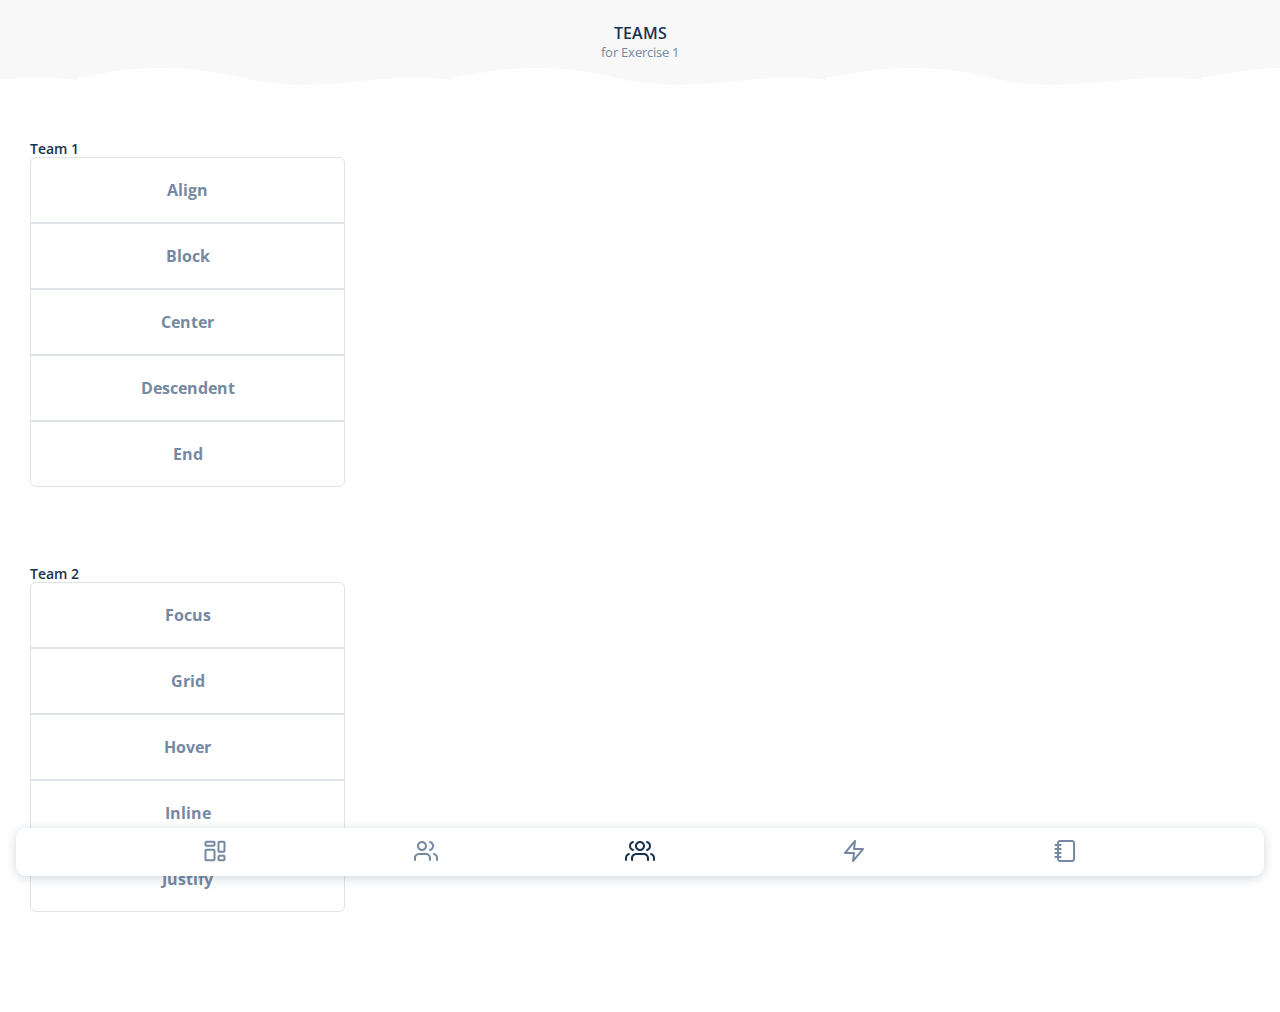
<file: src/teams.html>
<!DOCTYPE html>
<html lang="en">
  <head>
    <meta charset="UTF-8" />
    <meta http-equiv="X-UA-Compatible" content="IE=edge" />
    <meta name="viewport" content="width=device-width, initial-scale=1.0" />

    <link rel="preconnect" href="https://fonts.googleapis.com" />
    <link rel="preconnect" href="https://fonts.gstatic.com" crossorigin />
    <link
      href="https://fonts.googleapis.com/css2?family=Open+Sans:wght@400;600;700&display=swap"
      rel="stylesheet"
    />

    <link rel="stylesheet" href="./css/styles.css"/>
    <script defer src="javascript/teams.js"></script>
    <title>Teams</title>
  </head>

  <body>
    <header>
      <h1>TEAMS</h1>
      <p class="header-label">for Exercise 1</p>
    </header>

    <main>


    </main>

    <footer class="footer-buddys">
      <a href="/src/index.html">
        <svg
          class="not-active"
          width="24"
          height="24"
          viewBox="0 0 24 24"
          fill="none"
          xmlns="http://www.w3.org/2000/svg"
        >
          <path
            fill-rule="currentColor"
            d="M10.5 9.75C11.5544 9.75 12.4182 10.5659 12.4945 11.6007L12.5 11.75V20.25C12.5 21.3044 11.6841 22.1682 10.6493 22.2445L10.5 22.25H3.5C2.44564 22.25 1.58183 21.4341 1.50549 20.3993L1.5 20.25V11.75C1.5 10.6956 2.31588 9.83183 3.35074 9.75549L3.5 9.75H10.5ZM20.5 15.75C21.5544 15.75 22.4182 16.5659 22.4945 17.6007L22.5 17.75V20.25C22.5 21.3044 21.6841 22.1682 20.6493 22.2445L20.5 22.25H16.5C15.4456 22.25 14.5818 21.4341 14.5055 20.3993L14.5 20.25V17.75C14.5 16.6956 15.3159 15.8318 16.3507 15.7555L16.5 15.75H20.5ZM10.5 11.75H3.5V20.25H10.5V11.75ZM20.5 17.75H16.5V20.25H20.5V17.75ZM20.5 1.75C21.5544 1.75 22.4182 2.56588 22.4945 3.60074L22.5 3.75V11.75C22.5 12.8044 21.6841 13.6682 20.6493 13.7445L20.5 13.75H16.5C15.4456 13.75 14.5818 12.9341 14.5055 11.8993L14.5 11.75V3.75C14.5 2.69564 15.3159 1.83183 16.3507 1.75549L16.5 1.75H20.5ZM20.5 3.75H16.5V11.75H20.5V3.75ZM10.5 1.75C11.5544 1.75 12.4182 2.56588 12.4945 3.60074L12.5 3.75V5.75C12.5 6.80436 11.6841 7.66817 10.6493 7.74451L10.5 7.75H3.5C2.44564 7.75 1.58183 6.93412 1.50549 5.89926L1.5 5.75V3.75C1.5 2.69564 2.31588 1.83183 3.35074 1.75549L3.5 1.75H10.5ZM10.5 3.75H3.5V5.75H10.5V3.75Z"
          />
        </svg>
      </a>
      <a href="/src/buddys.html">
        <svg
          class="not-active"
          width="24"
          height="24"
          viewBox="0 0 24 24"
          fill="none"
          xmlns="http://www.w3.org/2000/svg"
        >
          <path
            d="M12 14.0002C14.6888 14.0002 16.8818 16.1226 16.9954 18.7834L17 19.0002V21.0002C17 21.5525 16.5523 22.0002 16 22.0002C15.4872 22.0002 15.0645 21.6142 15.0067 21.1169L15 21.0002V19.0002C15 17.4026 13.7511 16.0966 12.1763 16.0053L12 16.0002H5C3.40232 16.0002 2.09634 17.2492 2.00509 18.824L2 19.0002V21.0002C2 21.5525 1.55228 22.0002 1 22.0002C0.487164 22.0002 0.0644928 21.6142 0.00672773 21.1169L0 21.0002V19.0002C0 16.3115 2.12231 14.1184 4.78311 14.0049L5 14.0002H12ZM20.2552 14.0334C22.3885 14.5964 23.8951 16.508 23.9947 18.7255L24 18.956V21.0002C24 21.5525 23.5523 22.0002 23 22.0002C22.4872 22.0002 22.0645 21.6142 22.0067 21.1169L22 21.0002V18.9567C21.999 17.544 21.0679 16.3163 19.7448 15.9671C19.2108 15.8262 18.8922 15.2791 19.0331 14.7451C19.174 14.2111 19.7212 13.8924 20.2552 14.0334ZM8 2.00025C10.7614 2.00025 13 4.23882 13 7.00025C13 9.76167 10.7614 12.0002 8 12.0002C5.23858 12.0002 3 9.76167 3 7.00025C3 4.23882 5.23858 2.00025 8 2.00025ZM16.2562 2.03361C18.4649 2.61892 20 4.66566 20 7.00025C20 9.33483 18.4649 11.3816 16.2562 11.9669C15.7223 12.1084 15.1748 11.7903 15.0334 11.2564C14.8919 10.7225 15.21 10.1751 15.7439 10.0336C17.0657 9.68334 18 8.43755 18 7.00025C18 5.56294 17.0657 4.31715 15.7439 3.96688C15.21 3.82542 14.8919 3.27796 15.0334 2.7441C15.1748 2.21024 15.7223 1.89214 16.2562 2.03361ZM8 4.00025C6.34315 4.00025 5 5.34339 5 7.00025C5 8.6571 6.34315 10.0002 8 10.0002C9.65685 10.0002 11 8.6571 11 7.00025C11 5.34339 9.65685 4.00025 8 4.00025Z"
          />
        </svg>
      </a>
      <a href="/src/teams.html">
        <svg
          class="active"
          width="30"
          height="24"
          viewBox="0 0 30 24"
          fill="none"
          xmlns="http://www.w3.org/2000/svg"
        >
          <path
            d="M18.7059 14.0002C21.5528 14.0002 23.8749 16.1226 23.9951 18.7834L24 19.0002V21.0002C24 21.5525 23.5259 22.0002 22.9412 22.0002C22.3982 22.0002 21.9506 21.6142 21.8895 21.1169L21.8824 21.0002V19.0002C21.8824 17.4026 20.56 16.0966 18.8925 16.0053L18.7059 16.0002H11.2941C9.60246 16.0002 8.21965 17.2492 8.12304 18.824L8.11765 19.0002V21.0002C8.11765 21.5525 7.6436 22.0002 7.05882 22.0002C6.51582 22.0002 6.06829 21.6142 6.00712 21.1169L6 21.0002V19.0002C6 16.3115 8.24715 14.1184 11.0645 14.0049L11.2941 14.0002H18.7059ZM3.74482 14.0334C4.27882 13.8924 4.82596 14.2111 4.96689 14.7451C5.10783 15.2791 4.78918 15.8262 4.25518 15.9671C2.98959 16.3012 2.08273 17.4389 2.00536 18.7735L2 18.9567L2 21.0002L1.99327 21.1169C1.93551 21.6142 1.51284 22.0002 1 22.0002C0.487164 22.0002 0.0644928 21.6142 0.00672773 21.1169L0 21.0002V18.956L0.00525209 18.7255C0.104851 16.508 1.61151 14.5964 3.74482 14.0334ZM26.2554 14.0334C28.3887 14.5964 29.8954 16.508 29.995 18.7255L30.0002 18.956V21.0002C30.0002 21.5525 29.5525 22.0002 29.0002 22.0002C28.4874 22.0002 28.0647 21.6142 28.007 21.1169L28.0002 21.0002V18.9567C27.9992 17.544 27.0682 16.3163 25.7451 15.9671C25.2111 15.8262 24.8924 15.2791 25.0334 14.7451C25.1743 14.2111 25.7214 13.8924 26.2554 14.0334ZM15.0002 2.00025C17.7617 2.00025 20.0002 4.23882 20.0002 7.00025C20.0002 9.76167 17.7617 12.0002 15.0002 12.0002C12.2388 12.0002 10.0002 9.76167 10.0002 7.00025C10.0002 4.23882 12.2388 2.00025 15.0002 2.00025ZM7.74385 2.03361C8.27771 1.89214 8.82517 2.21024 8.96664 2.7441C9.1081 3.27796 8.79001 3.82542 8.25615 3.96688C6.93434 4.31715 6 5.56294 6 7.00025C6 8.43755 6.93434 9.68334 8.25615 10.0336C8.79001 10.1751 9.1081 10.7225 8.96664 11.2564C8.82517 11.7903 8.27771 12.1084 7.74385 11.9669C5.53506 11.3816 4 9.33483 4 7.00025C4 4.66566 5.53506 2.61892 7.74385 2.03361ZM22.2564 2.03361C24.4652 2.61892 26.0002 4.66566 26.0002 7.00025C26.0002 9.33483 24.4652 11.3816 22.2564 11.9669C21.7225 12.1084 21.1751 11.7903 21.0336 11.2564C20.8921 10.7225 21.2102 10.1751 21.7441 10.0336C23.0659 9.68334 24.0002 8.43755 24.0002 7.00025C24.0002 5.56294 23.0659 4.31715 21.7441 3.96688C21.2102 3.82542 20.8921 3.27796 21.0336 2.7441C21.1751 2.21024 21.7225 1.89214 22.2564 2.03361ZM15.0002 4.00025C13.3434 4.00025 12.0002 5.34339 12.0002 7.00025C12.0002 8.6571 13.3434 10.0002 15.0002 10.0002C16.6571 10.0002 18.0002 8.6571 18.0002 7.00025C18.0002 5.34339 16.6571 4.00025 15.0002 4.00025Z"
          />
        </svg>
      </a>
      <a href="/src/energy.html">
        <svg
          class="not-active"
          width="24"
          height="24"
          viewBox="0 0 24 24"
          fill="none"
          xmlns="http://www.w3.org/2000/svg"
        >
          <path
            d="M2.23369 13.3631L2.16585 13.4538C1.73382 14.1022 2.19261 15.0032 3.00191 15.0032H10.8679L10.0096 21.8792C9.88578 22.87 11.1309 23.4105 11.7701 22.6434L21.7701 10.6434L21.838 10.5526C22.27 9.90424 21.8112 9.00324 21.0019 9.00324H13.1349L13.9942 2.12727C14.118 1.13644 12.8729 0.59595 12.2337 1.36305L2.23369 13.3631ZM11.5859 5.26424L11.0096 9.8792L11.0018 9.99751C10.9977 10.544 11.4405 11.0032 12.0019 11.0032H18.8659L12.4169 18.7412L12.9942 14.1273L13.002 14.009C13.0061 13.4625 12.5633 13.0032 12.0019 13.0032H5.13691L11.5859 5.26424Z"
          />
        </svg>
      </a>
      <a href="/src/journal.html">
        <svg
          class="not-active"
          width="24"
          height="24"
          viewBox="0 0 24 24"
          fill="none"
          xmlns="http://www.w3.org/2000/svg"
        >
          <path
            d="M19.0714 1C20.6691 1 21.9751 2.24892 22.0663 3.82373L22.0714 4V20C22.0714 21.5977 20.8225 22.9037 19.2477 22.9949L19.0714 23H7.07143C5.47375 23 4.16777 21.7511 4.07652 20.1763L4.07143 20L4.071 19H2.5C1.94772 19 1.5 18.5523 1.5 18C1.5 17.4872 1.88604 17.0645 2.38338 17.0067L2.5 17H4.071V15H2.5C1.94772 15 1.5 14.5523 1.5 14C1.5 13.4872 1.88604 13.0645 2.38338 13.0067L2.5 13H4.071V11H2.5C1.94772 11 1.5 10.5523 1.5 10C1.5 9.48716 1.88604 9.06449 2.38338 9.00673L2.5 9H4.071V7H2.5C1.94772 7 1.5 6.55228 1.5 6C1.5 5.48716 1.88604 5.06449 2.38338 5.00673L2.5 5H4.071L4.07143 4C4.07143 2.40232 5.32035 1.09634 6.89516 1.00509L7.07143 1H19.0714ZM19.0714 3H7.07143C6.55859 3 6.13592 3.38604 6.07816 3.88338L6.07143 4L6.071 5H7.64286C8.19514 5 8.64286 5.44772 8.64286 6C8.64286 6.51284 8.25682 6.93551 7.75948 6.99327L7.64286 7H6.071V9H7.64286C8.19514 9 8.64286 9.44772 8.64286 10C8.64286 10.5128 8.25682 10.9355 7.75948 10.9933L7.64286 11H6.071V13H7.64286C8.19514 13 8.64286 13.4477 8.64286 14C8.64286 14.5128 8.25682 14.9355 7.75948 14.9933L7.64286 15H6.071V17H7.64286C8.19514 17 8.64286 17.4477 8.64286 18C8.64286 18.5128 8.25682 18.9355 7.75948 18.9933L7.64286 19H6.071L6.07143 20C6.07143 20.5128 6.45747 20.9355 6.95481 20.9933L7.07143 21H19.0714C19.5843 21 20.0069 20.614 20.0647 20.1166L20.0714 20V4C20.0714 3.48716 19.6854 3.06449 19.188 3.00673L19.0714 3Z"
          />
        </svg>
      </a>
    </footer>
  </body>
</html>
</file>
<file: src/css/styles.css>
@import "./base.css";

@import "./components/header.css";
@import "./components/footer.css";
@import "./components/infographic.css";
@import "./components/ratings.css";
@import "./components/teams-pairs.css";
</file>
